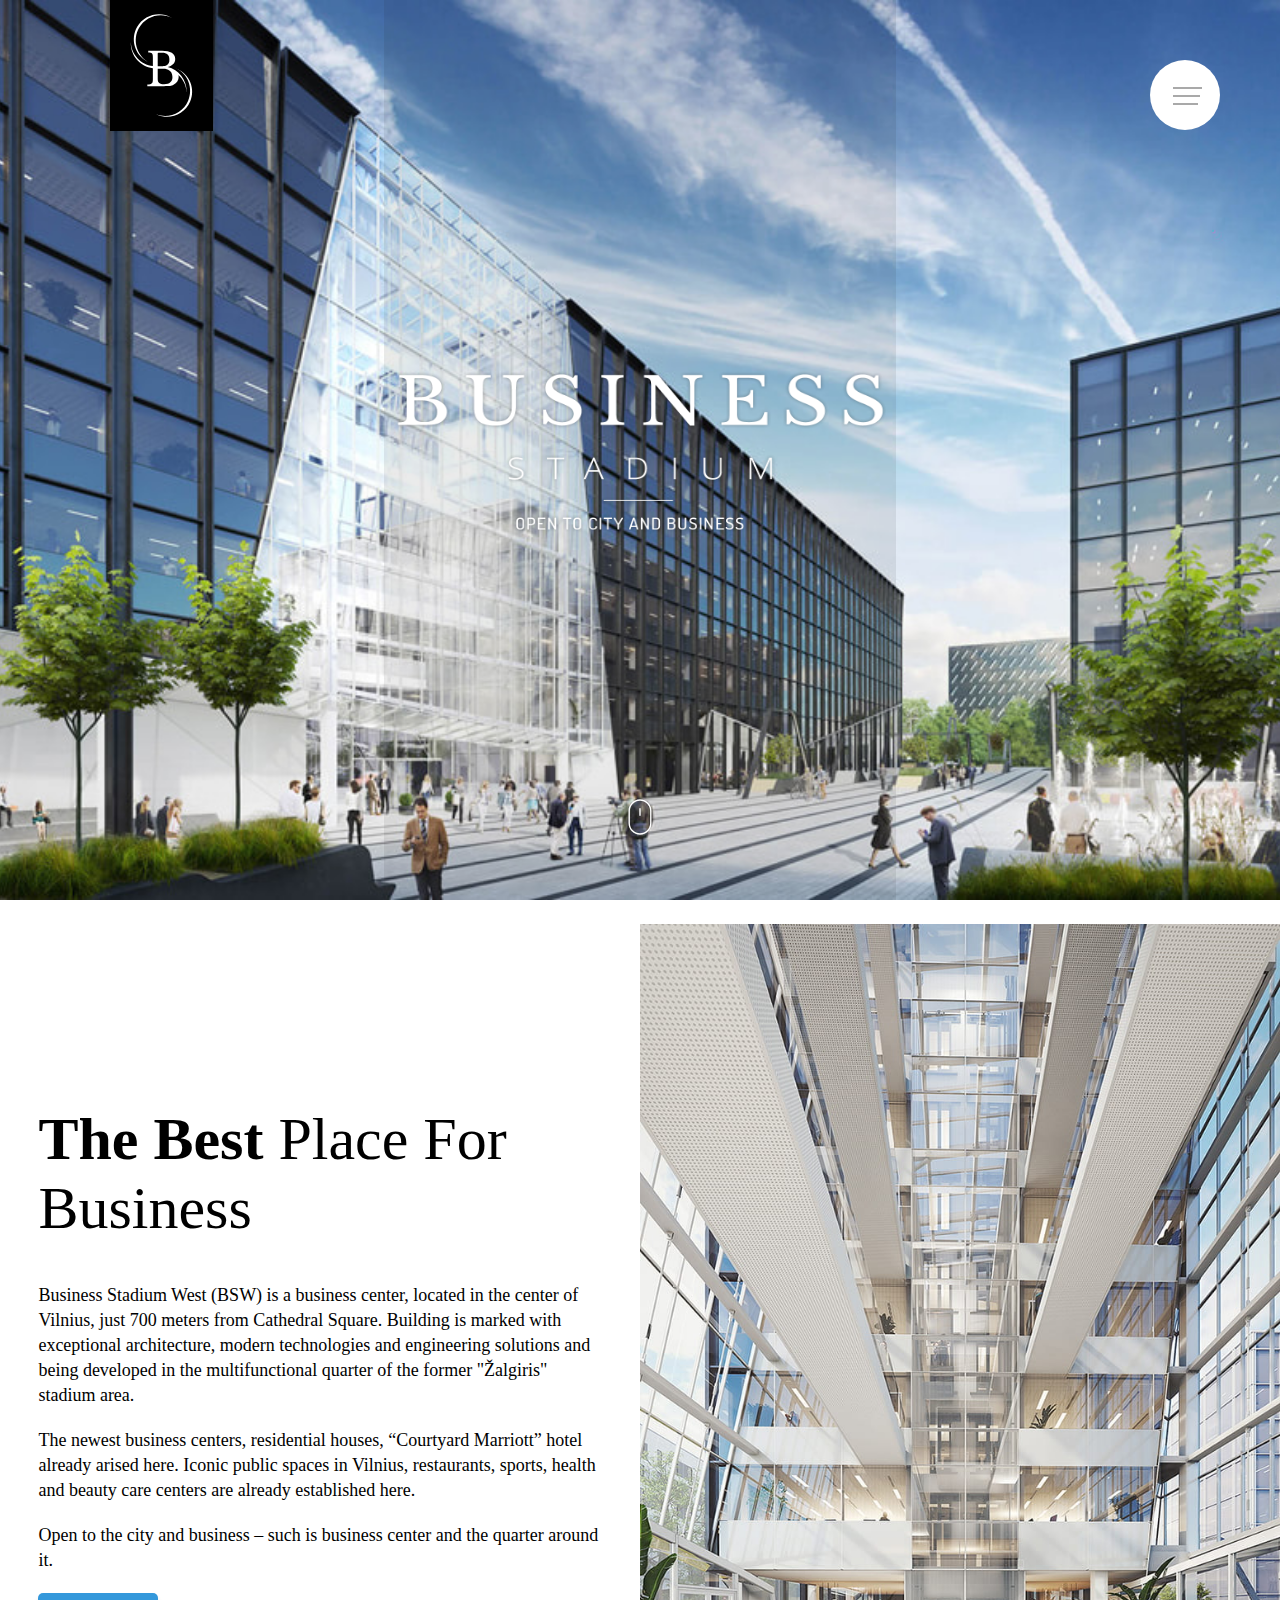
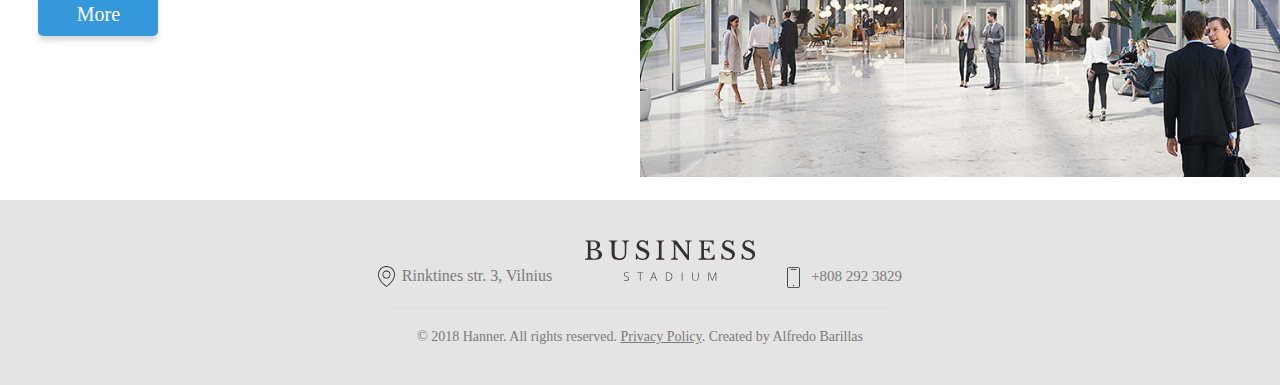
<file: index.html>
<!DOCTYPE html><html lang="en"><head><meta charset="UTF-8"><meta name="viewport" content="width=device-width,initial-scale=1"><meta http-equiv="X-UA-Compatible" content="ie=edge"><title>Home | Business Stadium</title><link href="css/main.css" rel="stylesheet"><script src="https://ajax.googleapis.com/ajax/libs/jquery/3.3.1/jquery.min.js"></script></head><body><header class="header"><a href="index.html"><img class="sticky-logo" src="img/logo.svg"></a><div class="navigation"><input type="checkbox" class="navigation_checkbox" id="navigation-toggle"> <label class="navigation_button" for="navigation-toggle"><span class="navigation_icon">&nbsp;</span></label><div class="navigation_background">&nbsp;</div><nav class="navigation_menu"><ul class="navigation_list"><li class="navigation_item"><a class="navigation_link" href="index.html">Home</a></li><li class="navigation_item"><a class="navigation_link" href="about.html">About</a></li><li class="navigation_item"><a class="navigation_link" href="infrastructure.html">Infrastructure</a></li><li class="navigation_item"><a class="navigation_link" href="gallery.html">Galleries</a></li><li class="navigation_item"><a class="navigation_link" href="location.html">Location</a></li><li class="navigation_item"><a class="navigation_link" href="contact.html">Contacts</a></li></ul></nav></div></header><main><section class="welcome" id="welcome"><div class="welcome-Logo"><img class="front-logo" src="img/main-logo.png"></div><a href="#homepage" class="welcome-Mouse mouse bounce"><img class="bounce" src="img/mouse.svg"></a></section><section class="homepage" id="homepage"><div class="homepage_wrap"><article class="article-wrap cell"><h1 class="article-mainHeading"><span class="thicker-font">The Best</span> Place For Business</h1><p class="article-content">Business Stadium West (BSW) is a business center, located in the center of Vilnius, just 700 meters from Cathedral Square. Building is marked with exceptional architecture, modern technologies and engineering solutions and being developed in the multifunctional quarter of the former "Žalgiris" stadium area.</p><p class="article-content">The newest business centers, residential houses, “Courtyard Marriott” hotel already arised here. Iconic public spaces in Vilnius, restaurants, sports, health and beauty care centers are already established here.</p><p class="article-content">Open to the city and business – such is business center and the quarter around it.</p><button type="button" class="homepage_button btn">more</button></article></div><div class="homepage_image homepage_img lazy-background"><!-- <img class="homepage_img " src="img/homepage-img.jpg"> --></div></section></main><footer class="footer"><section class="footer_wrap"><a class="footer_address footer_ico" href="#">Rinktines str. 3, Vilnius</a> <img class="footer_logo" src="img/logo-footer.svg" alt="Bstadium footer logo"> <a class="footer_phoneNumber footer_ico">+808 292 3829</a></section><div class="footer_copyWrite">© 2018 Hanner. All rights reserved. <a href="#" lang="en" class="footer_pPolicy">Privacy Policy</a>. Created by <a class="developer" href="alfredoesdesign.com">Alfredo Barillas</a><p></p></div></footer><!--  build:js  --><!-- <script src="js/index.js"></script> --><script src="js/scrollClick.js"></script><script src="js/lazyLoad.js"></script><!--  endbuild  --></body></html>
</file>
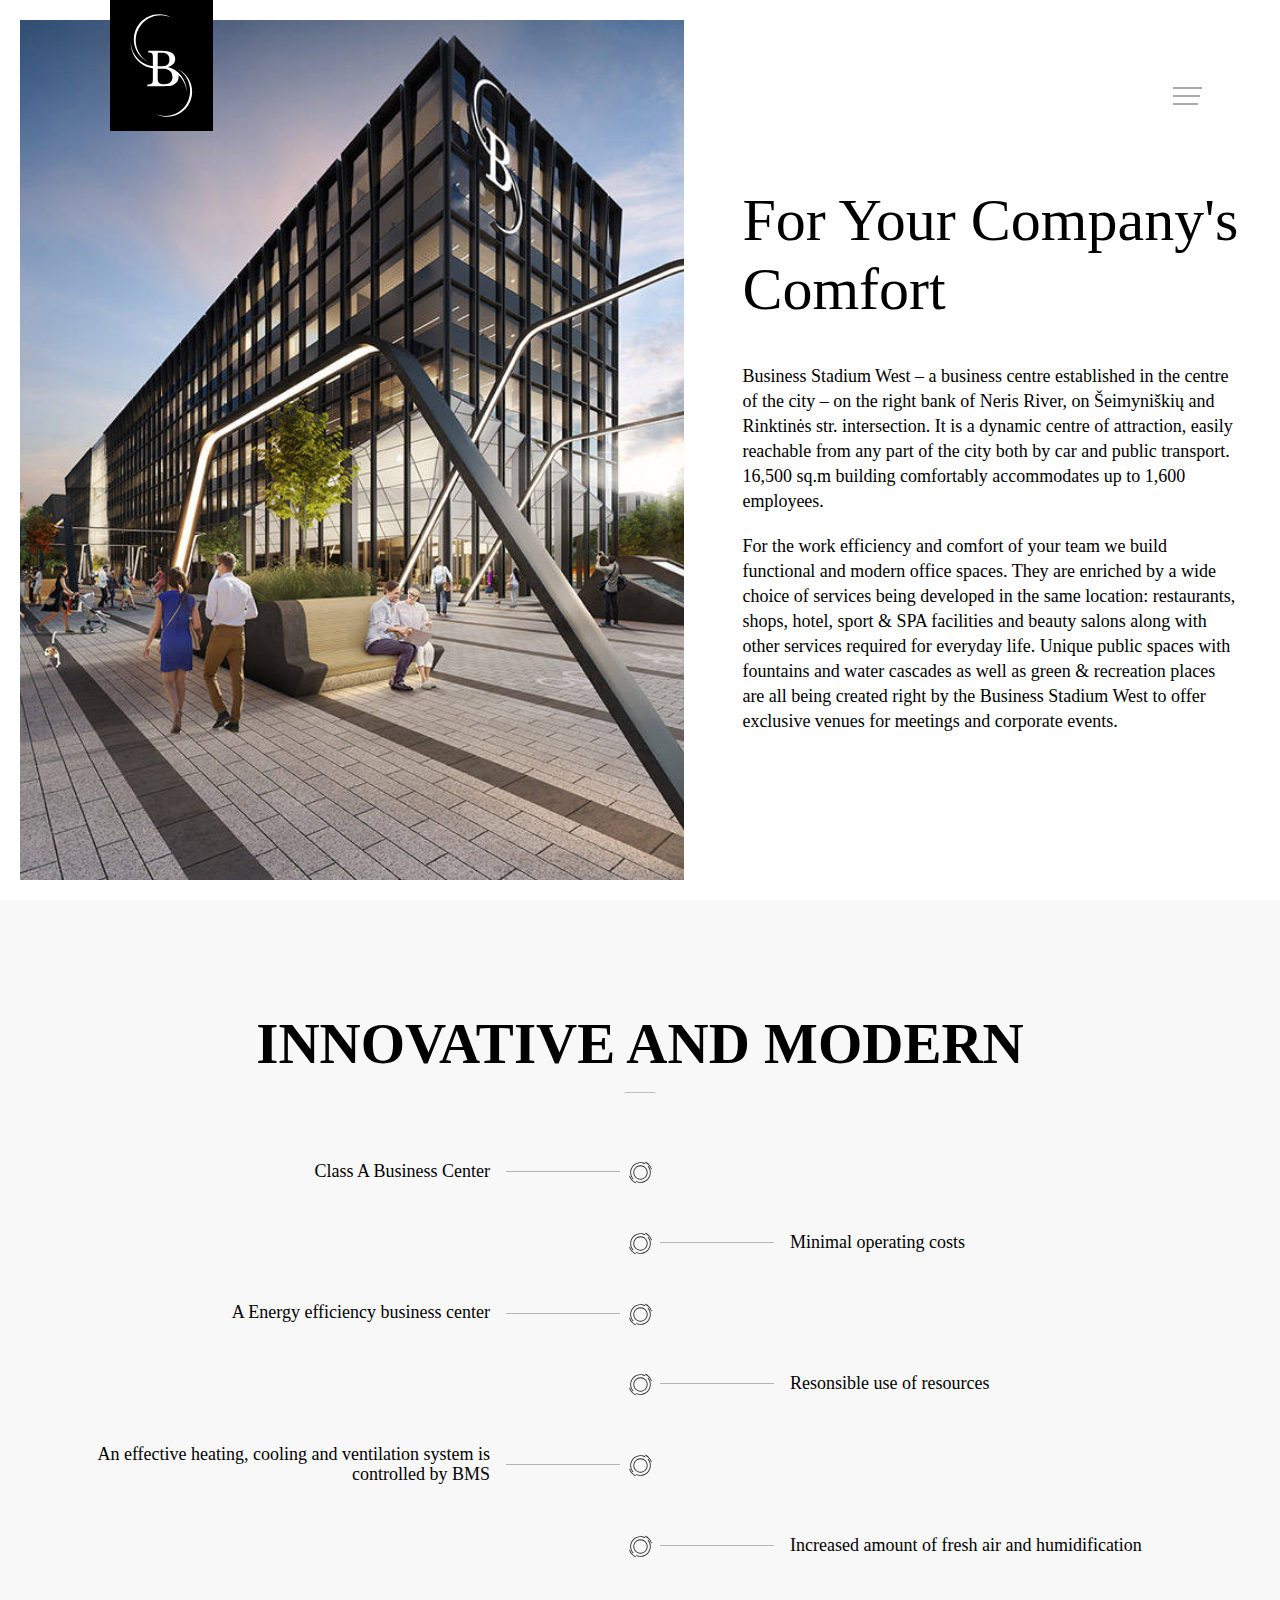
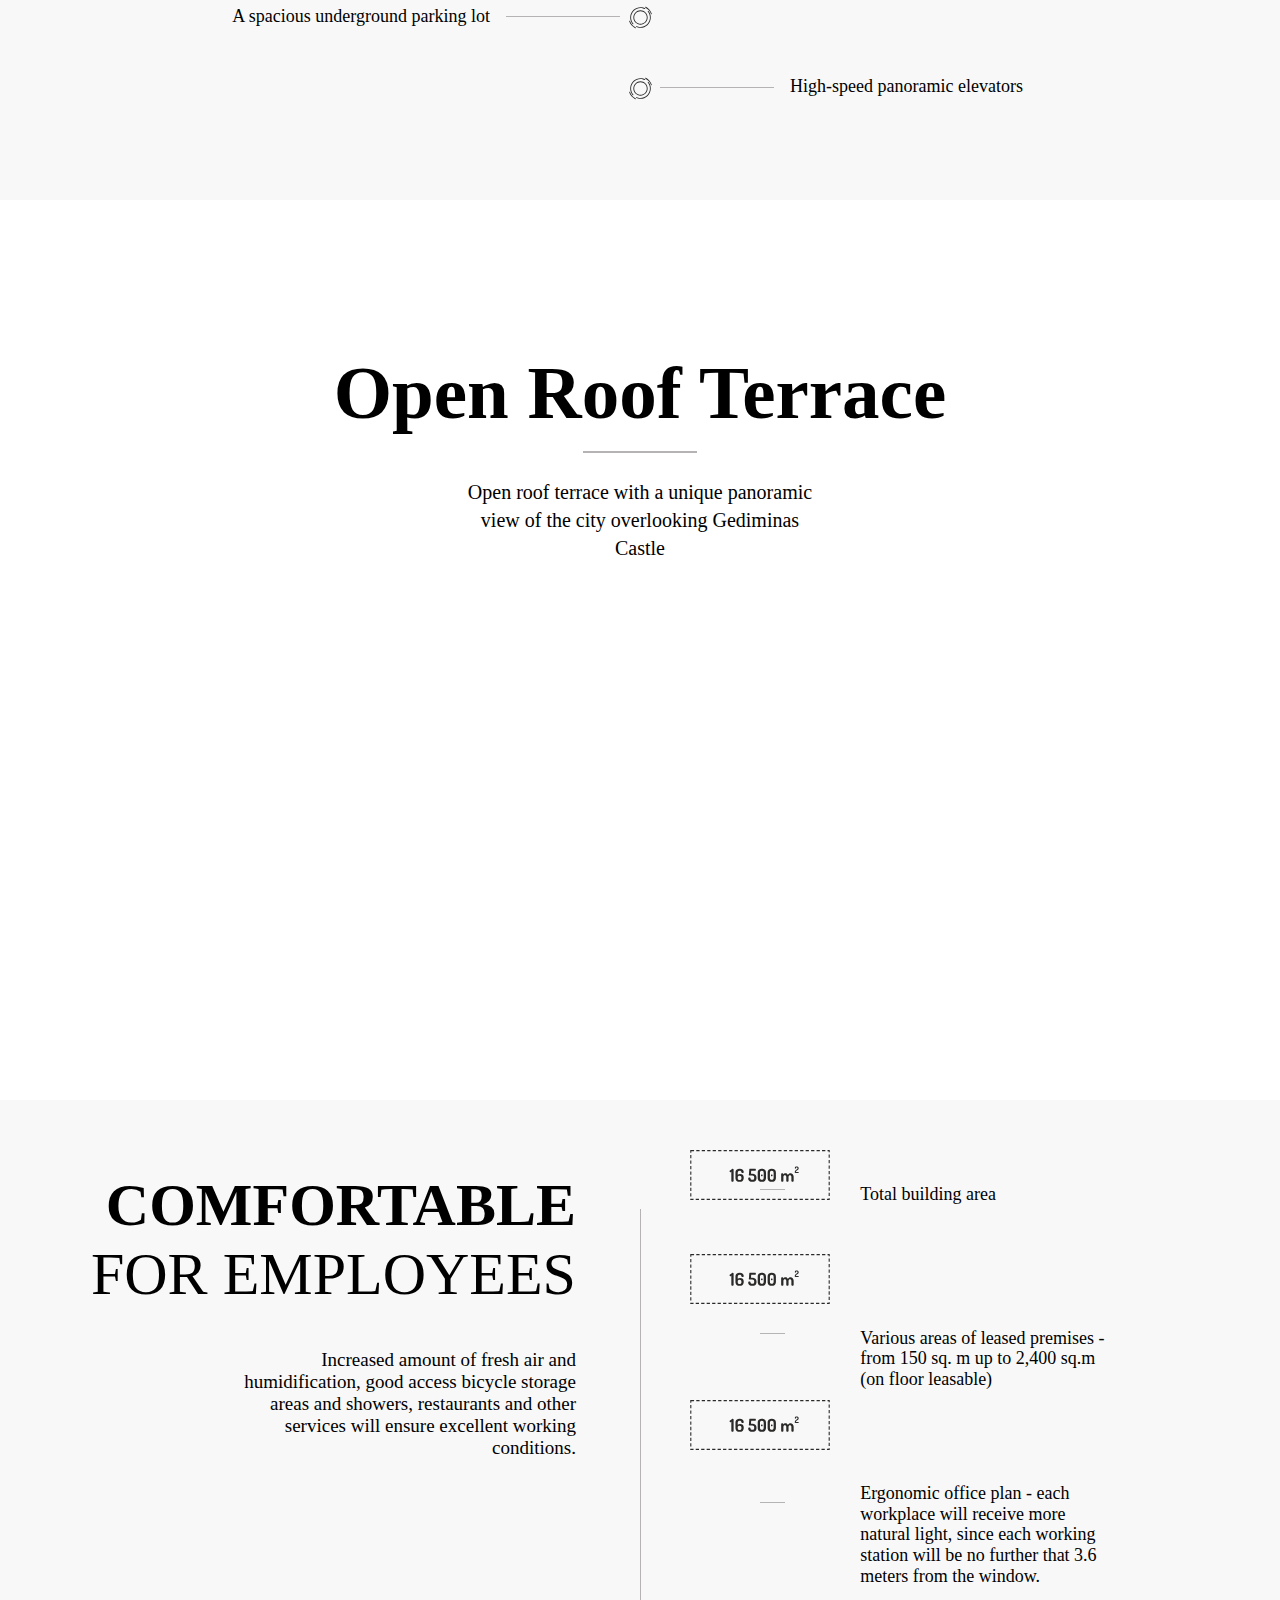
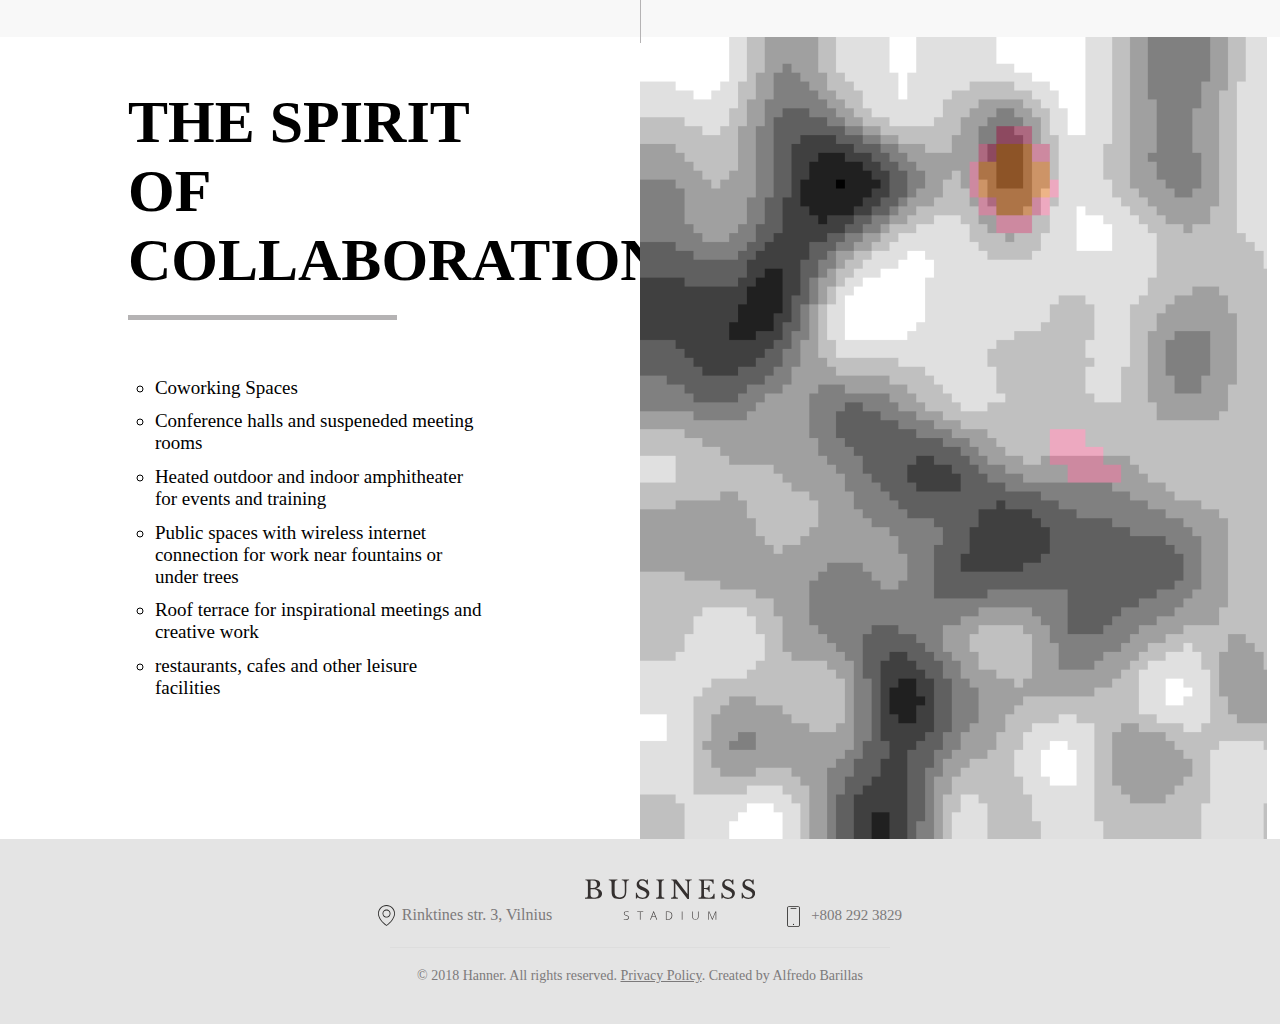
<file: about.html>
<!DOCTYPE html><html lang="en"><head><meta charset="UTF-8"><meta name="viewport" content="width=device-width,initial-scale=1"><meta http-equiv="X-UA-Compatible" content="ie=edge"><title>About | Business Stadium</title><link rel="stylesheet" href="css/main.css"></head><body><header class="header"><a href="index.html"><img class="sticky-logo" src="img/logo.svg"></a><div class="navigation"><input type="checkbox" class="navigation_checkbox" id="navigation-toggle"> <label class="navigation_button" for="navigation-toggle"><span class="navigation_icon">&nbsp;</span></label><div class="navigation_background">&nbsp;</div><nav class="navigation_menu"><ul class="navigation_list"><li class="navigation_item"><a class="navigation_link" href="index.html">Home</a></li><li class="navigation_item"><a class="navigation_link" href="about.html">About</a></li><li class="navigation_item"><a class="navigation_link" href="infrastructure.html">Infrastructure</a></li><li class="navigation_item"><a class="navigation_link" href="gallery.html">Galleries</a></li><li class="navigation_item"><a class="navigation_link" href="location.html">Location</a></li><li class="navigation_item"><a class="navigation_link" href="contact.html">Contacts</a></li></ul></nav></div></header><main class="about"><section class="about_top"><div class="about_topImage"><!-- <img class="about_firstImage" src="img/about-img-1/_opt.jpg"> --> <img class="about_firstImage lazy" src="img/about-img-1.lq_opt.jpg" data-src="img/about-img-1_opt.jpg" data-srcset="img/about-img-1_opt.jpg" alt=""></div><div class="about_wrap"><article class="about-wrap cell"><h1 class="article-mainHeading">For Your Company's Comfort</h1><p class="article-content">Business Stadium West – a business centre established in the centre of the city – on the right bank of Neris River, on Šeimyniškių and Rinktinės str. intersection. It is a dynamic centre of attraction, easily reachable from any part of the city both by car and public transport. 16,500 sq.m building comfortably accommodates up to 1,600 employees.</p><p class="article-content">For the work efficiency and comfort of your team we build functional and modern office spaces. They are enriched by a wide choice of services being developed in the same location: restaurants, shops, hotel, sport & SPA facilities and beauty salons along with other services required for everyday life. Unique public spaces with fountains and water cascades as well as green & recreation places are all being created right by the Business Stadium West to offer exclusive venues for meetings and corporate events.</p></article></div></section><section class="specialties"><div class="cell"><h1 class="specialties_heading">Innovative and Modern</h1><div class="specialties_list"><div class="specialties_item"><p class="specialties_content">Class A Business Center <img class="specialties_image" src="img/point.svg"></p></div><div class="specialties_item"><p class="specialties_content">Minimal operating costs <img class="specialties_image" src="img/point.svg"></p></div><div class="specialties_item"><p class="specialties_content">A Energy efficiency business center <img class="specialties_image" src="img/point.svg"></p></div><div class="specialties_item"><p class="specialties_content">Resonsible use of resources <img class="specialties_image" src="img/point.svg"></p></div><div class="specialties_item"><p class="specialties_content">An effective heating, cooling and ventilation system is controlled by BMS <img class="specialties_image" src="img/point.svg"></p></div><div class="specialties_item"><p class="specialties_content">Increased amount of fresh air and humidification <img class="specialties_image" src="img/point.svg"></p></div><div class="specialties_item"><p class="specialties_content">A spacious underground parking lot <img class="specialties_image" src="img/point.svg"></p></div><div class="specialties_item"><p class="specialties_content">High-speed panoramic elevators <img class="specialties_image" src="img/point.svg"></p></div></div></div></section><section class="roof lazy-background"><div class="roof_wrap"><h1 class="roof_heading">Open Roof Terrace</h1><p class="roof_content">Open roof terrace with a unique panoramic view of the city overlooking Gediminas Castle</p></div></section><section class="officeInfo cellThree"><div class="officeInfo_content"><h1 class="officeInfo_heading"><strong>Comfortable</strong> For Employees</h1><p class="officeInfo_description">Increased amount of fresh air and humidification, good access bicycle storage areas and showers, restaurants and other services will ensure excellent working conditions.</p></div><div class="officeInfo_list"><div class="officeInfo_item"><img class="officeInfo_diagram" src="img/about-1.svg" alt="diagram of area in each office"><p class="officeInfo_info">Total building area</p></div><div class="officeInfo_item"><img class="officeInfo_diagram" src="img/about-1.svg" alt="shown of different rooms"><p class="officeInfo_info">Various areas of leased premises - from 150 sq. m up to 2,400 sq.m (on floor leasable)</p></div><div class="officeInfo_item"><img class="officeInfo_diagram" src="img/about-1.svg" alt="digram of distance shown window to desk"><p class="officeInfo_info">Ergonomic office plan - each workplace will receive more natural light, since each working station will be no further that 3.6 meters from the window.</p></div></div></section><section class="collaboration cellThree"><div class="collaboration_info"><h1 class="collaboration_heading">THE SPIRIT OF COLLABORATION</h1><ul class="collaboration_items"><li class="collaboration_list">Coworking Spaces</li><li class="collaboration_list">Conference halls and suspeneded meeting rooms</li><li class="collaboration_list">Heated outdoor and indoor amphitheater for events and training</li><li class="collaboration_list">Public spaces with wireless internet connection for work near fountains or under trees</li><li class="collaboration_list">Roof terrace for inspirational meetings and creative work</li><li class="collaboration_list">restaurants, cafes and other leisure facilities</li></ul></div><div class="collaboration_imageWrap lazy-background"><!-- <img class="collaboration_img" src="img/about-img3.jpg" alt=""> --></div></section></main><footer class="footer"><section class="footer_wrap"><a class="footer_address footer_ico" href="#">Rinktines str. 3, Vilnius</a> <img class="footer_logo" src="img/logo-footer.svg" alt="Bstadium footer logo"> <a class="footer_phoneNumber footer_ico">+808 292 3829</a></section><div class="footer_copyWrite">© 2018 Hanner. All rights reserved. <a href="#" lang="en" class="footer_pPolicy">Privacy Policy</a>. Created by <a class="developer" href="alfredoesdesign.com">Alfredo Barillas</a><p></p></div></footer><!--  build:js  --><script src="js/nav.js"></script><script src="js/lazyLoad.js"></script><!--  endbuild  --></body></html>
</file>
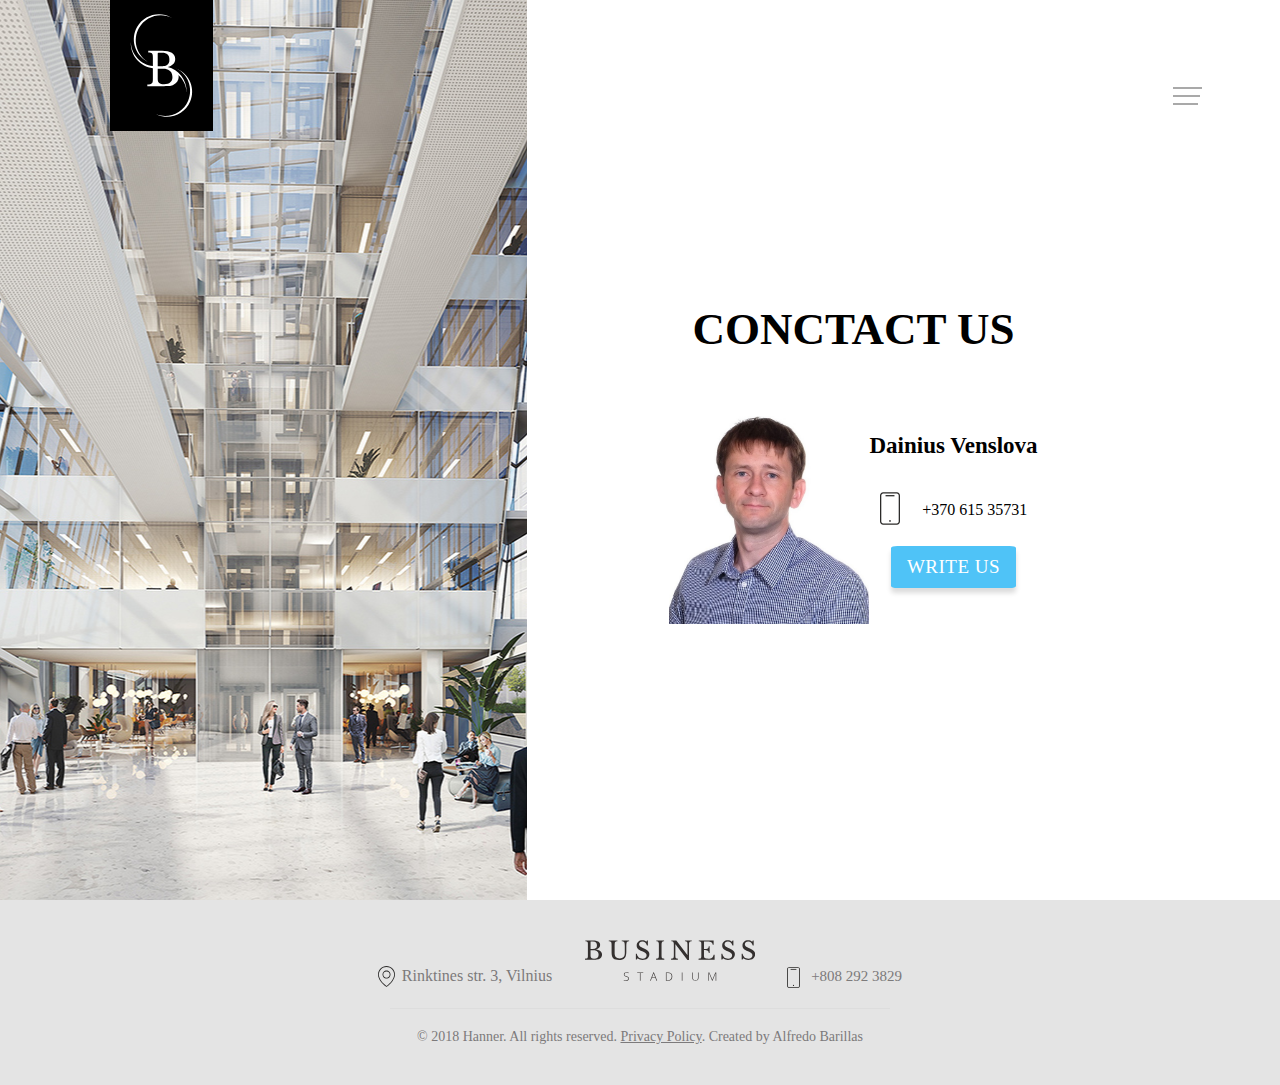
<file: contact.html>
<!DOCTYPE html><html lang="en"><head><meta charset="UTF-8"><meta name="viewport" content="width=device-width,initial-scale=1"><meta http-equiv="X-UA-Compatible" content="ie=edge"><link href="css/main.css" rel="stylesheet"><link rel="stylesheet" href="https://use.fontawesome.com/releases/v5.4.2/css/all.css" integrity="sha384-/rXc/GQVaYpyDdyxK+ecHPVYJSN9bmVFBvjA/9eOB+pb3F2w2N6fc5qB9Ew5yIns" crossorigin="anonymous"><title>Contact | bStadium</title></head><body><header class="header"><a href="index.html"><img class="sticky-logo" src="img/logo.svg"></a><div class="navigation"><input type="checkbox" class="navigation_checkbox" id="navigation-toggle"> <label class="navigation_button" for="navigation-toggle"><span class="navigation_icon">&nbsp;</span></label><div class="navigation_background">&nbsp;</div><nav class="navigation_menu"><ul class="navigation_list"><li class="navigation_item"><a class="navigation_link" href="index.html">Home</a></li><li class="navigation_item"><a class="navigation_link" href="about.html">About</a></li><li class="navigation_item"><a class="navigation_link" href="infrastructure.html">Infrastructure</a></li><li class="navigation_item"><a class="navigation_link" href="gallery.html">Galleries</a></li><li class="navigation_item"><a class="navigation_link" href="location.html">Location</a></li><li class="navigation_item"><a class="navigation_link" href="contact.html">Contacts</a></li></ul></nav></div></header><main class="contact"><section class="contact_container"><div class="contact_leftSide"></div><div class="contact_rightSide"><h1 class="contact_mainHeading">Conctact Us</h1><img class="contact_repres" src="img/contact.jpg" alt="contact representitive"><div class="contact_info"><h3>Dainius Venslova</h3><div><img src="img/ico-phone.svg" alt="mobile phone icon"> <span>+370 615 35731</span></div><div><button>Write Us</button></div></div></div></section></main><footer class="footer"><section class="footer_wrap"><a class="footer_address footer_ico" href="#">Rinktines str. 3, Vilnius</a> <img class="footer_logo" src="img/logo-footer.svg" alt="Bstadium footer logo"> <a class="footer_phoneNumber footer_ico">+808 292 3829</a></section><div class="footer_copyWrite">© 2018 Hanner. All rights reserved. <a href="#" lang="en" class="footer_pPolicy">Privacy Policy</a>. Created by <a class="developer" href="alfredoesdesign.com">Alfredo Barillas</a><p></p></div></footer><script src="js/lazyLoad.js"></script></body></html>
</file>
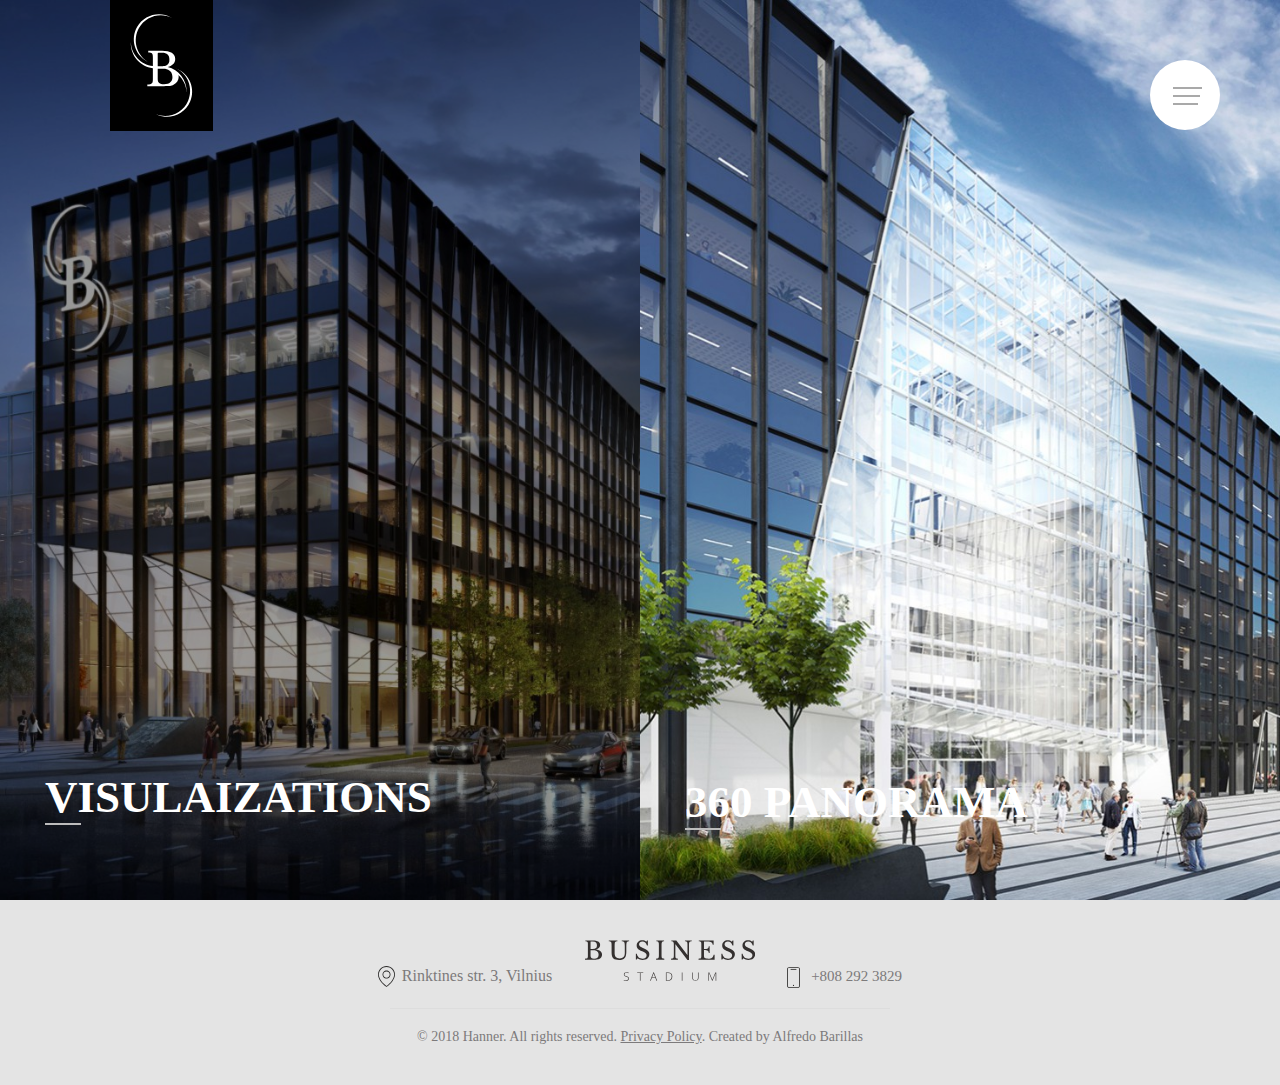
<file: gallery.html>
<!DOCTYPE html><html lang="en"><head><meta charset="UTF-8"><meta name="viewport" content="width=device-width,initial-scale=1"><meta http-equiv="X-UA-Compatible" content="ie=edge"><link href="css/main.css" rel="stylesheet"><link rel="stylesheet" href="https://use.fontawesome.com/releases/v5.4.2/css/all.css" integrity="sha384-/rXc/GQVaYpyDdyxK+ecHPVYJSN9bmVFBvjA/9eOB+pb3F2w2N6fc5qB9Ew5yIns" crossorigin="anonymous"><title>Infrastructure | Bstadium</title></head><body><header class="header"><a href="index.html"><img class="sticky-logo" src="img/logo.svg"></a><div class="navigation"><input type="checkbox" class="navigation_checkbox" id="navigation-toggle"> <label class="navigation_button" for="navigation-toggle"><span class="navigation_icon">&nbsp;</span></label><div class="navigation_background">&nbsp;</div><nav class="navigation_menu"><ul class="navigation_list"><li class="navigation_item"><a class="navigation_link" href="index.html">Home</a></li><li class="navigation_item"><a class="navigation_link" href="about.html">About</a></li><li class="navigation_item"><a class="navigation_link" href="infrastructure.html">Infrastructure</a></li><li class="navigation_item"><a class="navigation_link" href="gallery.html">Galleries</a></li><li class="navigation_item"><a class="navigation_link" href="location.html">Location</a></li><li class="navigation_item"><a class="navigation_link" href="contact.html">Contacts</a></li></ul></nav></div></header><main class="gallery"><section class="gallery_container"><div class="gallery_left gallery_grid"><a class="gallery_image gallery_visulaizations" href="galleries/visualization.html"><h1 class="gallery_heading fadeInLeftSmall">Visulaizations</h1></a></div><div class="gallery_right gallery_grid"><a class="gallery_image gallery_panorama" href="#"><h1 class="gallery_heading gallery_heading2">360 Panorama</h1></a></div></section></main><footer class="footer"><section class="footer_wrap"><a class="footer_address footer_ico" href="#">Rinktines str. 3, Vilnius</a> <img class="footer_logo" src="img/logo-footer.svg" alt="Bstadium footer logo"> <a class="footer_phoneNumber footer_ico">+808 292 3829</a></section><div class="footer_copyWrite">© 2018 Hanner. All rights reserved. <a href="#" lang="en" class="footer_pPolicy">Privacy Policy</a>. Created by <a class="developer" href="alfredoesdesign.com">Alfredo Barillas</a><p></p></div></footer><script src="https://ajax.googleapis.com/ajax/libs/jquery/3.3.1/jquery.min.js"></script><!--  build:js  --><!-- <script src="js/menuSlider.js"></script> --><script src="js/nav.js"></script><script src="js/lazyLoad.js"></script><!--  endbuild  --></body></html>
</file>
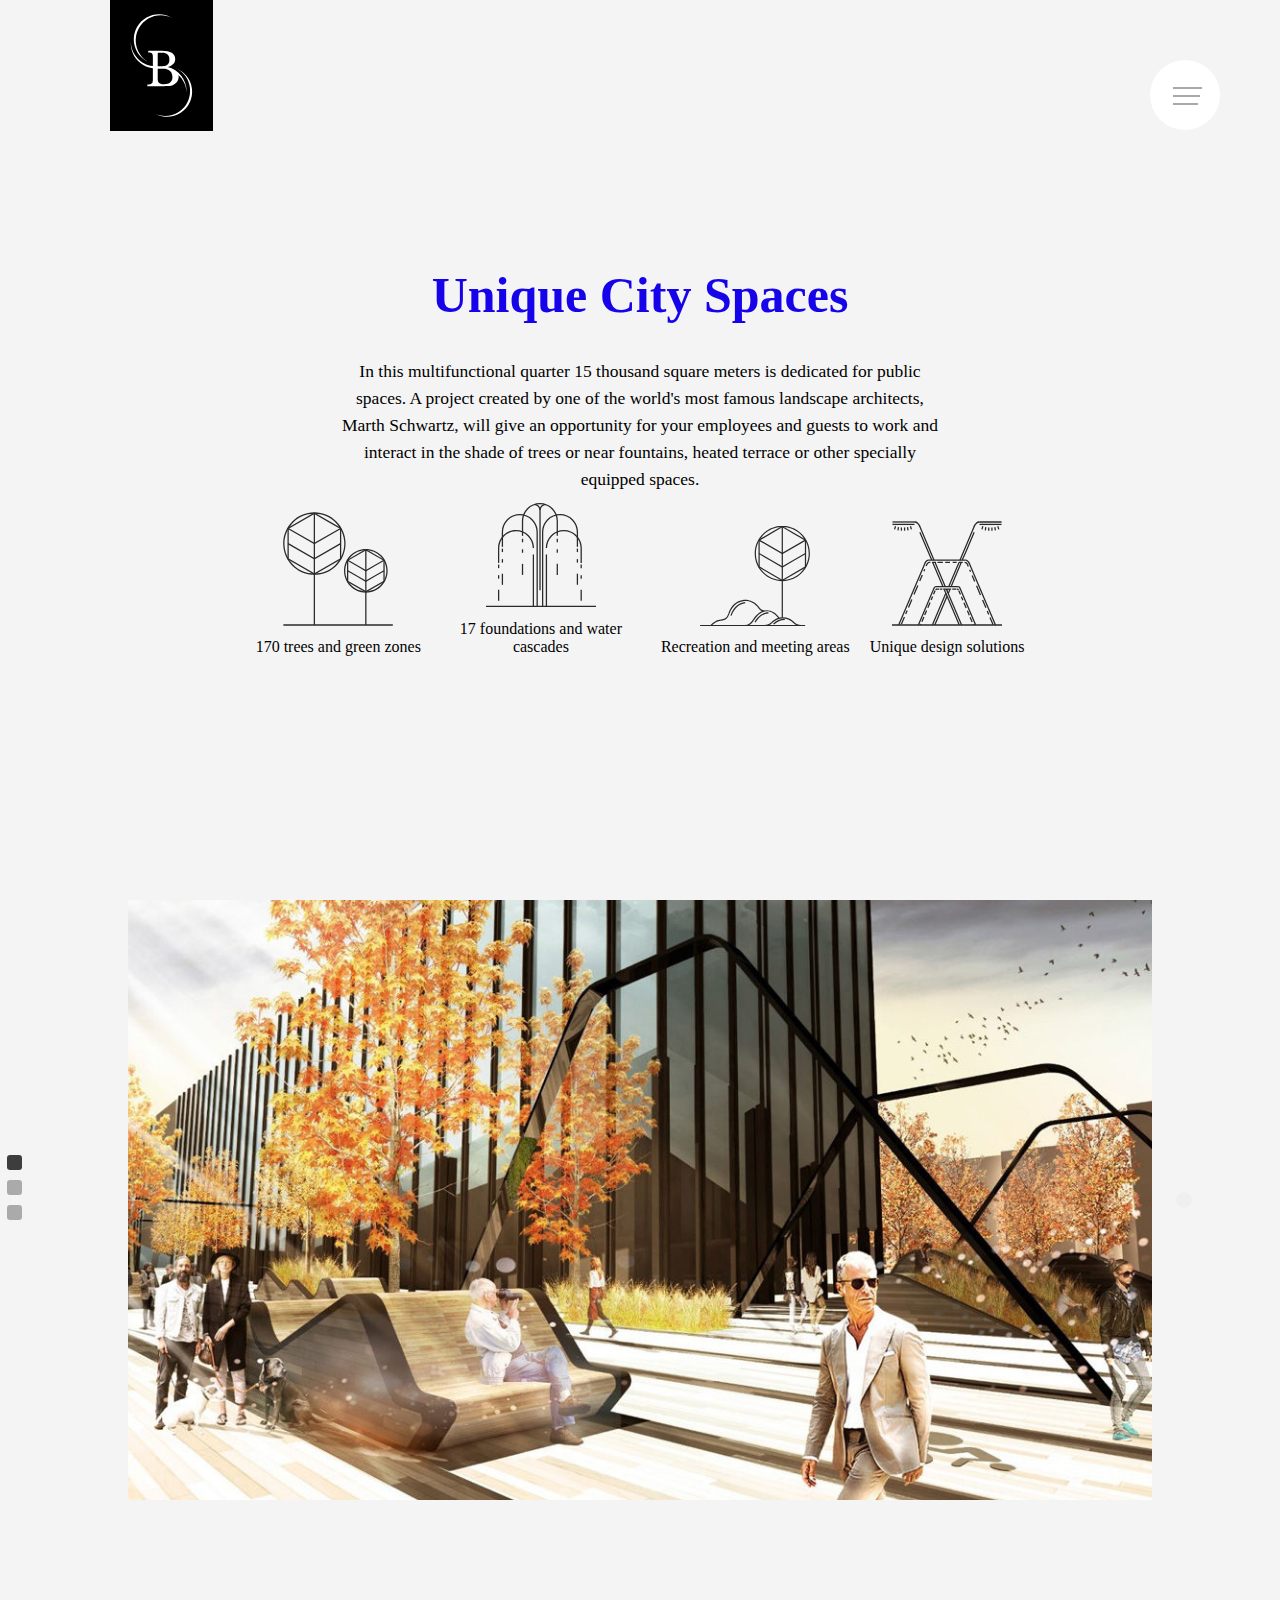
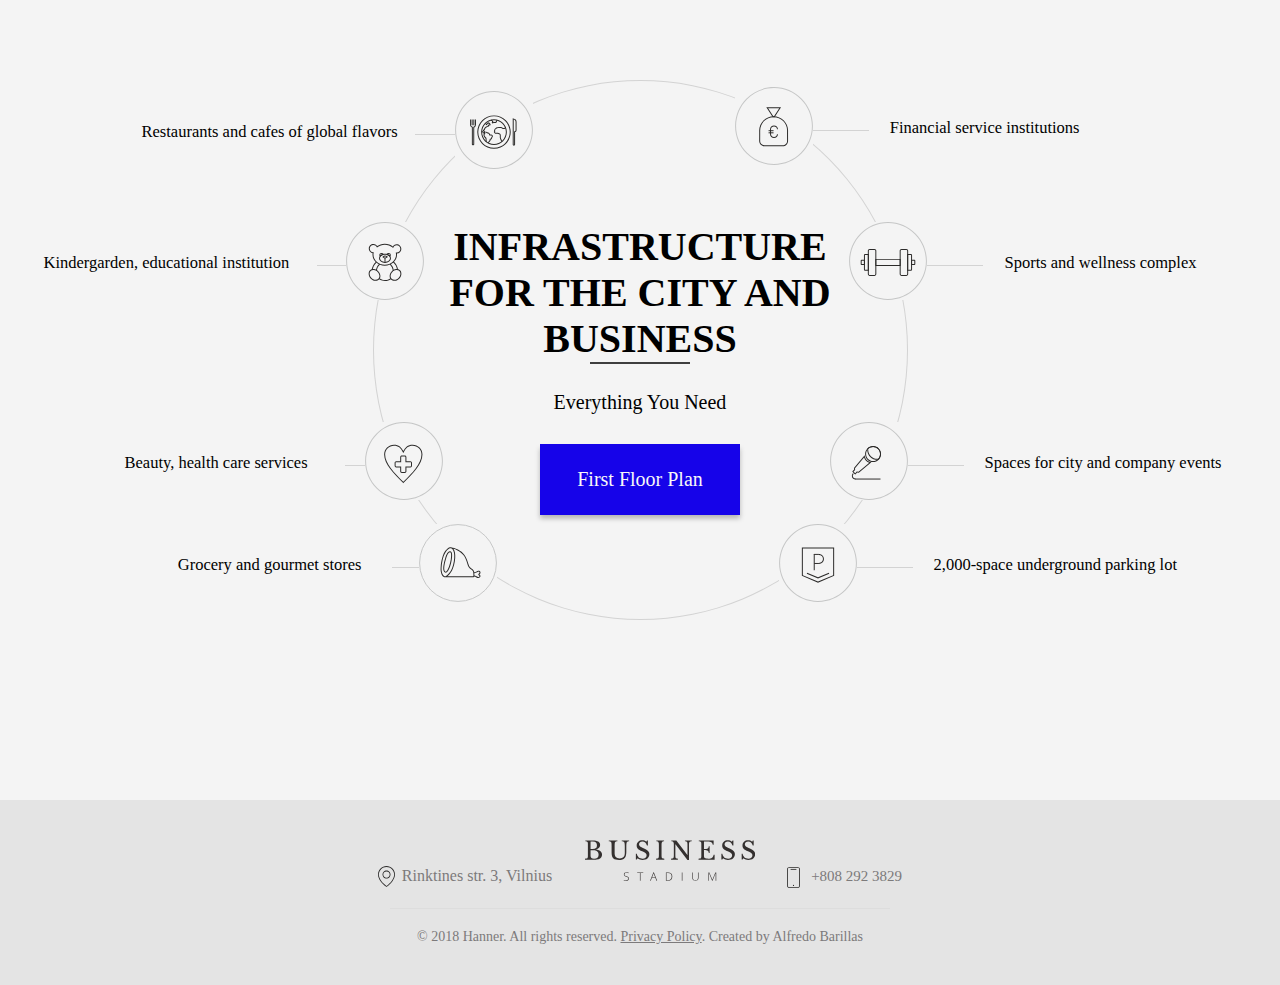
<file: infrastructure.html>
<!DOCTYPE html><html lang="en"><head><meta charset="UTF-8"><meta name="viewport" content="width=device-width,initial-scale=1"><meta http-equiv="X-UA-Compatible" content="ie=edge"><link href="css/main.css" rel="stylesheet"><link href="css/infrastructure.css" rel="stylesheet"><link rel="stylesheet" href="https://use.fontawesome.com/releases/v5.4.2/css/all.css" integrity="sha384-/rXc/GQVaYpyDdyxK+ecHPVYJSN9bmVFBvjA/9eOB+pb3F2w2N6fc5qB9Ew5yIns" crossorigin="anonymous"><title>Infrastructure | Bstadium</title></head><body><header class="header"><a href="index.html"><img class="sticky-logo" src="img/logo.svg"></a><div class="navigation"><input type="checkbox" class="navigation_checkbox" id="navigation-toggle"> <label class="navigation_button" for="navigation-toggle"><span class="navigation_icon">&nbsp;</span></label><div class="navigation_background">&nbsp;</div><nav class="navigation_menu"><ul class="navigation_list"><li class="navigation_item"><a class="navigation_link" href="index.html">Home</a></li><li class="navigation_item"><a class="navigation_link" href="about.html">About</a></li><li class="navigation_item"><a class="navigation_link" href="infrastructure.html">Infrastructure</a></li><li class="navigation_item"><a class="navigation_link" href="gallery.html">Galleries</a></li><li class="navigation_item"><a class="navigation_link" href="location.html">Location</a></li><li class="navigation_item"><a class="navigation_link" href="contact.html">Contacts</a></li></ul></nav></div></header><main class="infrastructure"><section class="infrastructure_design"><div><article class="infrastructure_topArticle"><h1 class="infrastructure_heading">Unique City Spaces</h1><!--  Implement little dash with ::before --><p class="infrastructure_description">In this multifunctional quarter 15 thousand square meters is dedicated for public spaces. A project created by one of the world's most famous landscape architects, Marth Schwartz, will give an opportunity for your employees and guests to work and interact in the shade of trees or near fountains, heated terrace or other specially equipped spaces.</p></article><div class="infrastructure_ico"><div class="infrastructure_item"><img class="infrastructure_icons" src="img/infrastructure-ico-1.svg"><p class="infrastructure_iconDescription">170 trees and green zones</p></div><div class="infrastructure_item"><img class="infrastructure_icons" src="img/infrastructure-ico-2.svg"><p class="infrastructure_iconDescription">17 foundations and water cascades</p></div><div class="infrastructure_item"><img class="infrastructure_icons" src="img/infrastructure-ico-3.svg"><p class="infrastructure_iconDescription">Recreation and meeting areas</p></div><div class="infrastructure_item"><img class="infrastructure_icons" src="img/infrastructure-ico-4.svg"><p class="infrastructure_iconDescription">Unique design solutions</p></div></div></div></section><section class="carousel"><!-- <div id="teamMain" itemscope itemtype="http://schema.org/Person">
        <div id="teamGallery">
          <div class="firstSlide topSlide slide">
            <img src="img/slide1_(large).jpg" class="large">
          </div>

          <div id="left-arrow"><i class="fas fa-chevron-left"></i></div>
          <div id="right-arrow"><i class="fas fa-chevron-right"></i></div>
          
          <div class="slide slide2">
            <img src="img/slide2_(large).jpg" class="large">
          </div>
          <div class="slide slide3">
            <img src="img/slide3_(large).jpg" class="large">
          </div>
        </div>
      </div> --> <button class="carousel_button carousel_button--left is-hidden"><i class="fas fa-chevron-left"></i></button><div class="carousel_track-container"><ul class="carousel_track"><li class="carousel_slide current-slide"><img src="img/slide1_(large)lazyLoad.jpg" data-src="img/slide1_(large)new_resultNew.jpg" data-srcset="img/slide1_(large)new_resultNew.jpg" alt="" class="lazy carousel_image"></li><li class="carousel_slide"><img src="img/slide2_(large)cropped_opt.jpg" alt="" class="carousel_image"></li><li class="carousel_slide"><img src="img/slide3_(large)cropped_opt.jpg" alt="" class="carousel_image"></li></ul></div><button class="carousel_button carousel_button--right"><i class="fas fa-chevron-right"></i></button><div class="carousel_nav"><button class="carousel_indicator current-slide"></button> <button class="carousel_indicator"></button> <button class="carousel_indicator"></button></div></section><section class="service"><div class="service_container"><div class="service_border"><div class="service_service"><h1 class="service_heading"><strong>Infrastructure</strong><br>For The City And Business</h1><p class="service_description">Everything You Need</p><a class="service_plan service_btn" href="#">First Floor Plan</a><div class="service_list"><div class="service_listItem1 listItem"><div class="service_totalItem"><img src="img/infrastructure2-ico-1.svg"> <span>Restaurants and cafes of global flavors</span></div></div><div class="service_listItem2 listItem"><div class="service_totalItem"><img src="img/infrastructure2-ico-2.svg"> <span>Financial service institutions</span></div></div><div class="service_listItem3 listItem"><div class="service_totalItem"><img src="img/infrastructure2-ico-3.svg"> <span>Kindergarden, educational institution</span></div></div><div class="service_listItem4 listItem"><div class="service_totalItem"><img src="img/infrastructure2-ico-4.svg"> <span>Sports and wellness complex</span></div></div><div class="service_listItem5 listItem"><div class="service_totalItem"><img src="img/infrastructure2-ico-5.svg"> <span>Beauty, health care services</span></div></div><div class="service_listItem6 listItem"><div class="service_totalItem"><img src="img/infrastructure2-ico-6.svg"> <span>Spaces for city and company events</span></div></div><div class="service_listItem7 listItem"><div class="service_totalItem"><img src="img/infrastructure2-ico-7.svg"> <span>Grocery and gourmet stores</span></div></div><div class="service_listItem8 listItem"><div class="service_totalItem"><img src="img/infrastructure2-ico-8.svg"> <span>2,000-space underground parking lot</span></div></div></div></div></div></div></section></main><footer class="footer"><section class="footer_wrap"><a class="footer_address footer_ico" href="#">Rinktines str. 3, Vilnius</a> <img class="footer_logo" src="img/logo-footer.svg" alt="Bstadium footer logo"> <a class="footer_phoneNumber footer_ico">+808 292 3829</a></section><div class="footer_copyWrite">© 2018 Hanner. All rights reserved. <a href="#" lang="en" class="footer_pPolicy">Privacy Policy</a>. Created by <a class="developer" href="alfredoesdesign.com">Alfredo Barillas</a><p></p></div></footer><script src="https://ajax.googleapis.com/ajax/libs/jquery/3.3.1/jquery.min.js"></script><!--  build:js  --><script src="js/menuSlider.js"></script><script src="js/nav.js"></script><script src="js/lazyLoad.js"></script><!--  endbuild  --></body></html>
</file>
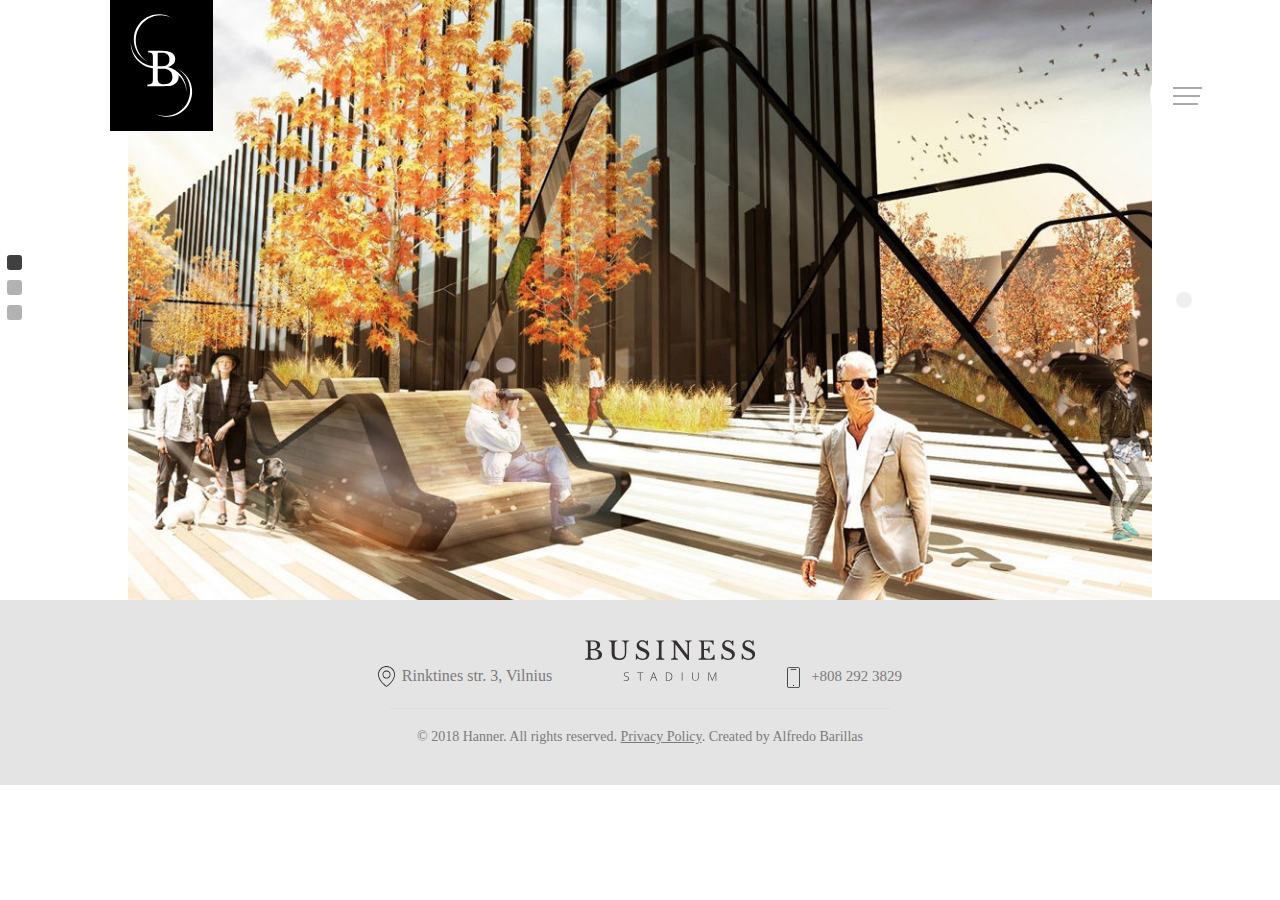
<file: galleries/visualization.html>
<!DOCTYPE html><html lang="en"><head><meta charset="UTF-8"><meta name="viewport" content="width=device-width,initial-scale=1"><meta http-equiv="X-UA-Compatible" content="ie=edge"><link href="../css/main.css" rel="stylesheet"><link rel="stylesheet" href="https://use.fontawesome.com/releases/v5.4.2/css/all.css" integrity="sha384-/rXc/GQVaYpyDdyxK+ecHPVYJSN9bmVFBvjA/9eOB+pb3F2w2N6fc5qB9Ew5yIns" crossorigin="anonymous"><title>Visualization | Bstadium</title></head><body><header class="header"><a href="/index.html"><img class="sticky-logo" src="../img/logo.svg"></a><div class="navigation"><input type="checkbox" class="navigation_checkbox" id="navigation-toggle"> <label class="navigation_button" for="navigation-toggle"><span class="navigation_icon">&nbsp;</span></label><div class="navigation_background">&nbsp;</div><nav class="navigation_menu"><ul class="navigation_list"><li class="navigation_item"><a class="navigation_link" href="../index.html">Home</a></li><li class="navigation_item"><a class="navigation_link" href="../about.html">About</a></li><li class="navigation_item"><a class="navigation_link" href="../infrastructure.html">Infrastructure</a></li><li class="navigation_item"><a class="navigation_link" href="../gallery.html">Galleries</a></li><li class="navigation_item"><a class="navigation_link" href="../location.html">Location</a></li><li class="navigation_item"><a class="navigation_link" href="../contact.html">Contacts</a></li></ul></nav></div></header><main class="slideshow visual"><!-- <div class="visual_container" id="teamMain">
      <div class="visual_gallery" id="teamGallery">
        <div class="firstSlide topSlide slide">
          <img src="/img/visual-business-stadium-1.jpg" class="large visual_large">
        </div>

        <div id="left-arrow"><i class="fas fa-chevron-left"></i></div>
        <div id="right-arrow"><i class="fas fa-chevron-right"></i></div>

        <div class="slide slide2">
          <img src="/img/visual-business-stadium-2.jpg" class="large visual_large">
        </div>
        <div class="slide slide3">
          <img src="/img/visual-business-stadium-3.jpg" class="large visual_large">
        </div>
      </div>
    </div> --><section class="carousel"><!-- <div id="teamMain" itemscope itemtype="http://schema.org/Person">
        <div id="teamGallery">
          <div class="firstSlide topSlide slide">
            <img src="img/slide1_(large).jpg" class="large">
          </div>

          <div id="left-arrow"><i class="fas fa-chevron-left"></i></div>
          <div id="right-arrow"><i class="fas fa-chevron-right"></i></div>
          
          <div class="slide slide2">
            <img src="img/slide2_(large).jpg" class="large">
          </div>
          <div class="slide slide3">
            <img src="img/slide3_(large).jpg" class="large">
          </div>
        </div>
      </div> --> <button class="carousel_button carousel_button--left is-hidden"><i class="fas fa-chevron-left"></i></button><div class="carousel_track-container"><ul class="carousel_track"><li class="carousel_slide current-slide"><img src="../img/slide1_(large)lazyLoad.jpg" data-src="../img/slide1_(large)new_resultNew.jpg" data-srcset="../img/slide1_(large)new_resultNew.jpg" alt="" class="lazy carousel_image"></li><li class="carousel_slide"><img src="../img/slide2_(large)cropped_opt.jpg" alt="" class="carousel_image"></li><li class="carousel_slide"><img src="../img/slide3_(large)cropped_opt.jpg" alt="" class="carousel_image"></li></ul></div><button class="carousel_button carousel_button--right"><i class="fas fa-chevron-right"></i></button><div class="carousel_nav"><button class="carousel_indicator current-slide"></button> <button class="carousel_indicator"></button> <button class="carousel_indicator"></button></div></section></main><footer class="footer"><section class="footer_wrap"><a class="footer_address footer_ico" href="#">Rinktines str. 3, Vilnius</a> <img class="footer_logo" src="../img/logo-footer.svg" alt="Bstadium footer logo"> <a class="footer_phoneNumber footer_ico">+808 292 3829</a></section><div class="footer_copyWrite">© 2018 Hanner. All rights reserved. <a href="#" lang="en" class="footer_pPolicy">Privacy Policy</a>. Created by <a class="developer" href="alfredoesdesign.com">Alfredo Barillas</a><p></p></div></footer><script src="https://ajax.googleapis.com/ajax/libs/jquery/3.3.1/jquery.min.js"></script><!--  build:js  --><script src="../js/menuSlider.js"></script><script src="../js/nav.js"></script><script src="../js/lazyLoad.js"></script><!--  endbuild  --></body></html>
</file>
<file: css/main.css>
@-webkit-keyframes bounce{0%,20%,53%,80%,to{-webkit-animation-timing-function:cubic-bezier(.215,.61,.355,1);animation-timing-function:cubic-bezier(.215,.61,.355,1);-webkit-transform:translateZ(0);transform:translateZ(0)}40%,43%{-webkit-animation-timing-function:cubic-bezier(.755,.05,.855,.06);animation-timing-function:cubic-bezier(.755,.05,.855,.06);-webkit-transform:translate3d(0,-30px,0);transform:translate3d(0,-30px,0)}70%{-webkit-animation-timing-function:cubic-bezier(.755,.05,.855,.06);animation-timing-function:cubic-bezier(.755,.05,.855,.06);-webkit-transform:translate3d(0,-15px,0);transform:translate3d(0,-15px,0)}90%{-webkit-transform:translate3d(0,-4px,0);transform:translate3d(0,-4px,0)}}@keyframes bounce{0%,20%,53%,80%,to{-webkit-animation-timing-function:cubic-bezier(.215,.61,.355,1);animation-timing-function:cubic-bezier(.215,.61,.355,1);-webkit-transform:translateZ(0);transform:translateZ(0)}40%,43%{-webkit-animation-timing-function:cubic-bezier(.755,.05,.855,.06);animation-timing-function:cubic-bezier(.755,.05,.855,.06);-webkit-transform:translate3d(0,-30px,0);transform:translate3d(0,-30px,0)}70%{-webkit-animation-timing-function:cubic-bezier(.755,.05,.855,.06);animation-timing-function:cubic-bezier(.755,.05,.855,.06);-webkit-transform:translate3d(0,-15px,0);transform:translate3d(0,-15px,0)}90%{-webkit-transform:translate3d(0,-4px,0);transform:translate3d(0,-4px,0)}}@-webkit-keyframes smallBounce{0%{-webkit-transform:translateZ(0);transform:translateZ(0)}to{-webkit-transform:translate3d(0,-15px,0);transform:translate3d(0,-15px,0)}}@keyframes smallBounce{0%{-webkit-transform:translateZ(0);transform:translateZ(0)}to{-webkit-transform:translate3d(0,-15px,0);transform:translate3d(0,-15px,0)}}.bounce{-webkit-animation-name:bounce;animation-name:bounce;-webkit-animation:bounce 3s infinite;animation:bounce 3s infinite}@-webkit-keyframes fadeInLeftSmall{0%{opacity:0;-webkit-transform:translate3d(-10%,0,0);transform:translate3d(-10%,0,0)}to{visibility:visible;opacity:1;-webkit-transform:none;transform:none}}@keyframes fadeInLeftSmall{0%{opacity:0;-webkit-transform:translate3d(-10%,0,0);transform:translate3d(-10%,0,0)}to{visibility:visible;opacity:1;-webkit-transform:none;transform:none}}*,:after,:before{margin:0;padding:0;box-sizing:inherit;-webkit-box-sizing:inherit;-moz-box-sizing:inherit;-o-box-sizing:inherit}html{font-size:62.5%;overflow-x:hidden}@media (max-width:75em){html{font-size:58%}}@media (max-width:62em){html{font-size:52.5%}}@media (max-width:48em){html{font-size:42.5%}}@media (max-width:36em){html{font-size:40%}}@media (min-width:112.5em){html{font-size:70.5%}}body{-webkit-box-sizing:border-box;box-sizing:border-box;overflow-x:hidden}@media (max-width:48em){.header{height:70px;position:fixed;width:100%;z-index:500;background-color:#fff}}.footer{width:100%;text-align:center;margin:0 auto;padding:40px 0;background:#e4e4e4;color:#7c7a7b}.footer_wrap{width:60%;height:100%;margin:0 auto;padding-bottom:20px}@media (max-width:62em){.footer_wrap{width:80%}}@media (max-width:48em){.footer_wrap{width:100%}}.footer_wrap:after{content:"";display:block;position:relative;top:10px;margin:10px auto 0;background-color:#ddd;width:500px;height:1px}.footer_address{padding-right:40px;font-size:15px;text-decoration:none;color:#7c7a7b;background-repeat:no-repeat}.footer_ico{background-image:url(../img/ico-location.svg);background-position:0;line-height:24px;padding:5px 0 7px 24px;background-size:auto 21px}@media (max-width:36em){.footer_ico{padding-right:2rem}}.footer_ico{font-size:16px}.footer_logo{padding:0 30px}@media (max-width:36em){.footer_logo{display:none;width:0;visibility:hidden}}.footer_phoneNumber{font-size:15px;background-image:url(../img/ico-phone.svg);background-position:0;background-repeat:no-repeat;-webkit-transition:all .3s ease-in-out;transition:all .3s ease-in-out}.footer_copyWrite{font-size:14px;padding-top:10px;color:#7c7a7b}@media (max-width:30em){.footer_copyWrite{font-size:1.7rem}}.footer .developer{text-decoration:none}.footer_address:hover,.footer_phoneNumber:hover{text-decoration:underline;cursor:pointer;-webkit-transition:all .3s ease-in-out;transition:all .3s ease-in-out}.footer .developer,.footer_pPolicy{color:#7c7a7b}.footer .developer:hover,.footer_pPolicy:hover{color:#656364}@media (max-width:30em){.footer_logo{display:none;width:0;visibility:hidden}.footer_wrap{width:100%}.footer_address{padding-right:2rem}.footer_ico{font-size:1.65rem}}.show{opacity:1;-webkit-transform:translateX(0);transform:translateX(0)}.active .navigation_item{border-bottom:1px solid #4e4b4c}.navigation_checkbox{display:none}.navigation_button{background-color:#fff;height:70px;width:70px;position:fixed;top:60px;right:60px;border-radius:50%;z-index:5;text-align:center;cursor:pointer;-webkit-transition:all .4s ease-in-out;transition:all .4s ease-in-out}.navigation_background{height:60px;width:60px;border-radius:50%;position:fixed;top:65px;right:65px;background-image:radial-gradient(#221e1f,rgba(34,30,31,.9));z-index:2;-webkit-transition:-webkit-transform .8s ease-in-out;transition:-webkit-transform .8s ease-in-out;transition:transform .8s ease-in-out;transition:transform .8s ease-in-out,-webkit-transform .8s ease-in-out}.navigation_menu{height:100%;width:100%;display:-webkit-box;display:-ms-flexbox;display:flex;justify-items:center;-webkit-box-align:center;-ms-flex-align:center;align-items:center;opacity:0;width:0;visibility:hidden;position:relative;top:0;right:0;background:rgba(34,30,31,.9);z-index:4;-webkit-transition:opacity .8s ease-in-out;transition:opacity .8s ease-in-out}.navigation_item:not(:last-child){padding-bottom:20px}.navigation_list{background:#221e1f;margin:0;width:40%;position:fixed;top:0;right:0;padding:0;display:-webkit-inline-box;display:-ms-inline-flexbox;display:inline-flex;-webkit-box-orient:vertical;-webkit-box-direction:normal;-ms-flex-direction:column;flex-direction:column;height:100vh;-webkit-box-pack:center;-ms-flex-pack:center;justify-content:center}.navigation_link:hover{color:#070023!important}.navigation_link:active,.navigation_link:hover{background-position:100%;color:#a9a9a9;-webkit-transform:translateX(10px);transform:translateX(10px);cursor:pointer}.navigation_link:link,.navigation_link:visited{display:inline-block;font-size:30px;font-weight:300;padding:10px 20px;color:#fff;text-decoration:none;z-index:2;text-transform:uppercase;background-image:linear-gradient(120deg,transparent,transparent 50%,#fff 0);background-size:225%;-webkit-transition:all .4s;transition:all .4s}.navigation_link .active .navigation_item{border-bottom:1px solid #4e4b4c}.navigation_checkbox:checked~.navigation_background{-webkit-transform:scale(80);transform:scale(80)}.navigation_checkbox:checked~.navigation_menu{opacity:1;width:100%;visibility:visible}.navigation_icon{position:fixed;right:80px;margin-top:35px}.navigation_icon,.navigation_icon:after,.navigation_icon:before{width:27px;height:2px;background-color:#a9a9a9;display:inline-block;z-index:2}.navigation_icon:after,.navigation_icon:before{content:"";position:absolute;background-color:#a9a9a9;left:0;-webkit-transition:all .2s;transition:all .2s}.navigation_icon:before{top:-8px;width:29px}@media (max-width:30em){.navigation_icon:before{top:-9px}}.navigation_icon:after{top:8px;width:25px}.navigation_button:hover{background:#b5b3b4}.navigation_button:hover .navigation_icon{background-color:#fff}.navigation_button:hover .navigation_icon:before{top:-10px;width:29px;background-color:#fff}.navigation_button:hover .navigation_icon:after{top:10px;width:29px;background-color:#fff}.navigation_checkbox:checked+.navigation_button .navigation_icon{background-color:transparent}.navigation_checkbox:checked+.navigation_button .navigation_icon:before{top:0;-webkit-transform:rotate(135deg);transform:rotate(135deg)}.navigation_checkbox:checked+.navigation_button .navigation_icon:after{top:0;-webkit-transform:rotate(-135deg);transform:rotate(-135deg)}@media (max-width:48em){.navigation_button{height:46px;width:46px;top:7px;right:24px;background:#f4f4f4;-webkit-transition:all .2s ease-in;transition:all .2s ease-in}.navigation_button:hover{width:48px;height:48px}.navigation_icon{height:1.8px;right:36px;margin-top:24px}.navigation_background{height:43px;width:44px;top:8px;right:25px}.navigation_list{width:100%}.navigation_item{margin:0 auto}.navigation_link{text-align:center}.navigation_link:link,.navigation_link:visited{text-align:center;font-size:20px}}.thicker-font{font-weight:600}body{padding:0}.homepage{min-height:100vh;height:100%;width:100%;display:-webkit-box;display:-ms-flexbox;display:flex}@media (max-width:48em){.homepage{min-height:100%}}@media (max-width:30em){.homepage{min-height:100%}}.homepage_wrap{width:50%;float:right;padding:0 3%}.homepage .cell{display:table-cell;vertical-align:middle}.homepage .article-wrap{height:100vh}.homepage .article-mainHeading{font-size:6rem;font-weight:300}.homepage .article-content{font-size:1.8rem;line-height:25px}.homepage .article-content:nth-of-type(n+1){padding-bottom:20px}.homepage_button{width:120px;background:0 0;-webkit-box-shadow:none;box-shadow:none;outline:0;border:none;border-radius:5px;font-size:20px;cursor:pointer;color:#fff;padding:10px 20px;text-transform:capitalize;-webkit-transition:all .3s ease-in;transition:all .3s ease-in;position:relative;overflow:hidden;-webkit-box-shadow:0 5px 5px 0 rgba(0,0,0,.14);box-shadow:0 5px 5px 0 rgba(0,0,0,.14)}@media (max-width:62em){.homepage_button{left:2px;top:2px}}@media (max-width:30em){.homepage_button{left:3px}}.homepage .btn:before{content:"";position:absolute;left:0;width:100%;height:180%;background:#3498db;z-index:-1;-webkit-transition:.8s;transition:.8s}.homepage_button:before{border-radius:50% 50% 0 0;bottom:0}.homepage_button:hover:before{cursor:pointer;height:0%;color:#fff}.homepage_button:hover{height:0%;color:#1f1f1f;-webkit-box-shadow:0 8.5px 5px 0 rgba(0,0,0,.2);box-shadow:0 8.5px 5px 0 rgba(0,0,0,.2)}.homepage_image{width:50%}.homepage_img{width:50%;height:100vh}.homepage_img,.homepage_img.visible{background:url(../img/homepage-img-min.jpg) no-repeat 50%;background-size:contain}@media (max-width:48em){.homepage .cell{display:block}.homepage .homepage{height:100%;min-height:100%;padding:10% 0}.homepage .homepage_wrap{width:100%;float:none;padding:0 7%}.homepage .homepage_wrap .article-wrap{height:100%;padding:15% 0}.homepage .homepage_wrap .article-mainHeading{text-align:center;padding-bottom:4rem;margin:0}.homepage .homepage_wrap .article-mainHeading:after{display:block;content:"";background:#000;width:25px;height:1.5px;position:relative;top:2rem;margin:1rem auto 0}.homepage .homepage_wrap .article-content{font-size:2.1rem;padding-top:1rem}.homepage .homepage_image,.homepage .homepage_img{display:none;width:0;visibility:hidden}.homepage .homepage_img{background:0 0;height:0}}.sticky-logo{position:fixed;left:110px;top:0;width:103px;height:131px;background:#000;z-index:3;-webkit-box-align:left;-ms-flex-align:left;align-items:left}@media (max-width:48em){.sticky-logo{left:28px;width:80px;height:94px;z-index:5}}.welcome{min-height:100vh;height:100vh;min-width:100%;width:100%;display:-webkit-box;display:-ms-flexbox;display:flex;-webkit-box-pack:center;-ms-flex-pack:center;justify-content:center;-webkit-box-align:center;-ms-flex-align:center;align-items:center;background:url(../img/front-image-min.jpg) no-repeat 50% fixed;background-size:cover;overflow:hidden}.welcome:before{content:"";position:absolute;width:100%;height:100%;z-index:1;opacity:.1}@media (max-width:30em){.welcome{background:url(../img/front-image-min-mobile.jpg) no-repeat 50%;height:400px;min-height:400px;background-size:cover}}.welcome .welcome-Logo{display:-webkit-box;display:-ms-flexbox;display:flex;-webkit-box-pack:center;-ms-flex-pack:center;justify-content:center;-webkit-box-align:center;-ms-flex-align:center;align-items:center;height:570px;width:570px}.welcome .welcome-Logo:before{content:"";position:absolute;width:40%;height:100%;background-color:#222;opacity:.09;z-index:1}.welcome .welcome-Logo .front-logo{z-index:1;height:30%;width:90%}.welcome .welcome-Mouse{position:absolute;bottom:65px;left:50%;margin-left:-12px;z-index:1}.welcome .welcome-Mouse:hover{cursor:pointer}.welcome .welcome-Mouse img{vertical-align:middle}@media (max-width:30em){.welcome:before{width:90%;height:56rem}.welcome-Logo:before{height:53.5%!important}.welcome .front-logo{height:25%!important;width:75%!important}.welcome .welcome-Mouse{display:none;width:0;visibility:hidden}}.about{background:#fff}@media (max-width:30em){.about section{min-height:0;height:100%}}.about_top{height:100%;width:100%}@media (max-width:62em){.about_top{height:100vh}}@media (max-width:48em){.about_top{height:100%;width:100%;position:relative;display:block;padding-bottom:2.5rem}}.about_wrap{width:45%;float:right;padding:0 3%}@media (max-width:48em){.about_wrap{width:100%;float:none;display:block}}.about .about-wrap{height:100vh}@media (max-width:48em){.about .about-wrap{height:100%}}@media (max-width:30em){.about .about-wrap{height:100%}}.about .cell{display:table-cell;vertical-align:middle}@media (max-width:48em){.about .cell{display:block}}@media (max-width:30em){.about .cell{display:table!important}}.about .about-wrap .article-mainHeading{font-size:6rem;font-weight:300}@media (max-width:30em){.about .about-wrap .article-mainHeading{font-size:5rem;text-align:center}}.about .about-wrap .article-content{font-size:1.8rem;line-height:25px}.about .about-wrap .article-content:nth-of-type(n+1){padding-bottom:20px}@media (max-width:30em){.about .about-wrap .article-content{font-size:2.2rem}.about .about-wrap .article-content:nth-child(odd){padding-bottom:0}}.about_topImage{width:55%;height:100vh;float:left}@media (max-width:62em){.about_topImage{display:grid;place-items:center;-webkit-box-align:center;-ms-flex-align:center;align-items:center;justify-items:center;height:inherit}}@media (max-width:48em){.about_topImage{width:100%;height:100%;float:none;display:block}}@media (max-width:30em){.about_topImage{height:100%}}.about_firstImage{width:100%;padding:20px;max-height:100vh;height:100%;-o-object-fit:cover;object-fit:cover}@media (max-width:62em){.about_firstImage{height:100%}}@media (max-width:48em){.about_firstImage{-o-object-fit:cover;object-fit:cover}}@media (max-width:30em){.about_firstImage{padding:0}}.about .specialties{display:table;width:100%;min-height:100vh;height:100%;table-layout:fixed;background-color:#f8f8f8}@media (max-width:30em){.about .specialties{display:block;min-height:0}}.about .specialties .cell{display:table-cell;vertical-align:middle}.about .specialties_heading{text-align:center;font-size:5.7rem;text-transform:uppercase;width:100%}@media (max-width:30em){.about .specialties_heading{font-size:4.2rem}}.about .specialties_heading:after{display:block;content:"";height:1px;width:30px;background:#bcbcbc;margin:1.5rem auto}.about .specialties_list{max-width:1110px;width:100%;margin:0 auto;padding:1rem 0}.about .specialties_item{text-align:right;padding-right:50%;position:relative;margin:2em 0}@media (max-width:30em){.about .specialties_item{padding-right:0;text-align:left}}.about .specialties_item:nth-child(2n){text-align:left;padding-right:0;padding-left:50%}@media (max-width:30em){.about .specialties_item:nth-child(2n){padding-left:0}}.about .specialties_item:nth-child(2n) p{padding-right:0;padding-left:150px}.about .specialties_item:nth-child(2n) p:after{right:auto;left:20px}@media (max-width:30em){.about .specialties_item:nth-child(2n) p{padding-left:55px}}.about .specialties_item:nth-child(2n) img{right:auto;left:-11px}@media (max-width:30em){.about .specialties_item:nth-child(2n) img{left:11px;height:24px}}.about .specialties_item:not(:last-of-type){padding-bottom:3rem}.about .specialties_content{font-size:1.8rem;position:relative;padding-right:150px}@media (max-width:30em){.about .specialties_content{font-size:2.5rem;padding-right:0;padding-left:55px}}.about .specialties_content:after{display:block;content:"";height:1px;width:114px;background:#b5b3b4;right:20px;top:50%;position:absolute}@media (max-width:30em){.about .specialties_content:after{display:none;width:0;height:0}}.about .specialties_image{position:absolute;top:50%;margin-top:-10px;right:-12px}@media (max-width:30em){.about .specialties_image{left:11px;right:auto;height:24px}}.about .roof{min-height:100vh;height:100%;background:url(../img/about-section-2_result.jpg) no-repeat 50% fixed;background-size:cover}@media (max-width:48em){.about .roof{background-position:-620px}}@media (max-width:30em){.about .roof{background:url("../img/about-section-2-min(mobile).jpg") no-repeat 50%;background-size:cover;min-height:400px;min-width:100%}}.about .roof_wrap{max-width:960px;margin:0 auto;text-align:center;position:relative;top:150px}@media (max-width:48em){.about .roof_wrap{top:245px;display:grid;place-items:center;width:100%}}@media (max-width:30em){.about .roof_wrap{width:100%;top:5rem}}.about .roof_heading{font-size:7.5rem;margin:0 0 2.5rem}.about .roof_heading:after{display:block;content:"";position:relative;height:.2rem;width:114px;margin:1.5rem auto;background:#b5b3b4}.about .roof_content{font-size:2rem;width:37%;margin:0 auto;line-height:2.8rem}@media (max-width:48em){.about .roof_content{font-size:2.3rem;width:41%}}.about .cellThree{display:grid;grid-template-columns:50% 49%}@media (max-width:48em){.about .cellThree{grid-template-columns:none}.about .cellThree:last-of-type{grid-template-rows:1fr 450px}}.about .officeInfo{max-width:100%;width:100%;max-height:60vh;height:100%;background:#f8f8f8}@media (max-width:48em){.about .officeInfo{max-height:100%;height:580px;display:block}}@media (max-width:30em){.about .officeInfo{max-height:100%}}.about .officeInfo_content{text-align:right;padding:8% 10%;position:relative;top:2rem}@media (max-width:48em){.about .officeInfo_content{text-align:center}}@media (max-width:30em){.about .officeInfo_content{text-align:center;padding:4% 2%}}.about .officeInfo_content:after{display:block;content:"";width:.1rem;height:100%;background:#b5b3b4;position:relative;bottom:250px;left:112.5%}.about .officeInfo_heading{font-size:6rem;font-weight:200;margin-top:0;text-transform:uppercase}.about .officeInfo_heading strong{font-weight:600}@media (max-width:62em){.about .officeInfo_heading{font-size:5rem}}@media (max-width:48em){.about .officeInfo_heading{text-align:center}}.about .officeInfo_description{font-size:1.9rem;padding-left:29%}@media (max-width:48em){.about .officeInfo_description{padding-left:0;text-align:left;width:68%;font-size:2.5rem}}@media (max-width:30em){.about .officeInfo_description{padding-left:0;font-size:2.1rem}}.about .officeInfo_list{padding:8%}@media (max-width:62em){.about .officeInfo_list{display:grid}}@media (max-width:48em){.about .officeInfo_list{padding:2% 4%}}@media (max-width:30em){.about .officeInfo_list{padding:4%}}.about .officeInfo_item{padding-bottom:3rem}@media (max-width:62em){.about .officeInfo_item{display:grid;grid-template-columns:155px 1fr}}.about .officeInfo_item:nth-child(2n) p{position:relative;top:2rem}.about .officeInfo_item:last-of-type p{position:relative;top:3rem}.about .officeInfo_item:last-of-type p:before{position:relative;bottom:-2rem}.about .officeInfo_diagram{width:140px}@media (max-width:30em){.about .officeInfo_diagram:last-of-type{margin-top:1rem}}.about .officeInfo_info{font-size:1.8rem;width:49%;position:relative;display:inline-block;bottom:20px;margin-left:17rem}@media (max-width:62em){.about .officeInfo_info{width:100%;bottom:0;margin-left:1rem}}@media (max-width:48em){.about .officeInfo_info{font-size:2.4rem}}@media (max-width:30em){.about .officeInfo_info{width:100%;font-size:2.5rem;display:block;top:0;margin-left:0;padding-top:1rem}}.about .officeInfo_info:before{content:"";display:block;background:#b5b3b4;height:.1rem;width:2.5rem;position:relative;right:10rem;bottom:-.6rem}@media (max-width:62em){.about .officeInfo_info:before{display:none;width:0;height:0}}@media (max-width:48em){.about .officeInfo_info:before{width:5.5rem}}.about .collaboration_info{padding:8% 20%}@media (max-width:48em){.about .collaboration_info{padding:3%}}@media (max-width:30em){.about .collaboration_info{padding:8% 4%}}.about .collaboration_heading{font-size:6rem;margin:0}@media (max-width:75em){.about .collaboration_heading{font-size:4.5rem}}@media (max-width:62em){.about .collaboration_heading{font-size:4rem}}@media (max-width:48em){.about .collaboration_heading{font-size:4.5rem}}@media (max-width:30em){.about .collaboration_heading{font-size:4rem}}.about .collaboration_heading:after{display:block;content:"";background-color:#b5b3b4;width:70%;height:.5rem;position:relative;top:2rem}.about .collaboration_items{list-style-type:circle;padding:20% 7%}@media (max-width:48em){.about .collaboration_items{padding:8% 7%}}@media (max-width:30em){.about .collaboration_items{padding:10% 2% 0}}.about .collaboration_list{font-size:1.9rem;list-style:circle;padding-bottom:1.2rem}@media (max-width:48em){.about .collaboration_list{font-size:2rem;text-transform:capitalize}}@media (max-width:30em){.about .collaboration_list{font-size:2.4rem;padding-left:2rem;padding-bottom:2.2rem}}.about .collaboration .lazy-background{display:block;background-repeat:no-repeat;background-size:cover}.about .collaboration_imageWrap{background-image:url(../img/about-img3_lazyload_opt.jpg);background-size:cover}@media (max-width:48em){.about .collaboration_imageWrap{width:95%;height:400px;margin:0 auto;padding:0}}@media (max-width:30em){.about .collaboration_imageWrap{height:430px;background:url(../img/about-img3_m_opt.jpg) no-repeat 50%;background-size:cover}}.about .collaboration_imageWrap.visible{background:url(../img/about-img3_opt.jpg) no-repeat 50%}.about .collaboration_img{height:100%;width:100%;-webkit-box-shadow:5px 10px 101px 0 rgba(0,0,0,.35);box-shadow:5px 10px 101px 0 rgba(0,0,0,.35)}.gallery_container{width:100vw;height:100vh;display:grid;grid-template-columns:1fr 1fr}@media (max-width:48em){.gallery_container{grid-template-columns:none;grid-template-rows:repeat(2,1fr)}}.gallery_left{background:url(../img/gallery-left-og.jpg) no-repeat;background-size:cover;width:100%;height:100%}@media (max-width:62em){.gallery_left{background-position:bottom}}.gallery_right{background:url(../img/gallery-right-og.jpg) no-repeat;background-size:cover;background-position:bottom;width:100%;height:100%}.gallery_image{height:100%;display:block}.gallery_visulaizations:before{content:"";position:relative;height:100%;width:100%;display:block;left:0;bottom:0;background:rgba(0,0,0,.4);opacity:0;-webkit-transition:opacity .2s ease;transition:opacity .2s ease}.gallery_visulaizations:hover{cursor:pointer}.gallery_visulaizations:hover:before{opacity:1}.gallery_panorama:before{content:"";position:absolute;height:100%;width:50%;display:block;bottom:0;background:rgba(0,0,0,.4);opacity:0;-webkit-transition:opacity .2s ease;transition:opacity .2s ease}@media (max-width:62em){.gallery_panorama:before{position:relative;width:100%}}.gallery_panorama:hover{cursor:pointer}.gallery_panorama:hover:before{opacity:1}.gallery_panorama:hover .gallery_heading{-webkit-animation:smallBounce .3s ease-in;animation:smallBounce .3s ease-in}.gallery_heading{position:absolute;bottom:45px;font-size:4.5rem;text-transform:uppercase;padding-left:45px;color:#fff;z-index:1;-webkit-transition:all .2s ease;transition:all .2s ease;-webkit-animation:fadeInLeftSmall .3s ease-in 1;animation:fadeInLeftSmall .3s ease-in 1;-webkit-animation-delay:.9s;animation-delay:.9s}@media (max-width:48em){.gallery_heading{position:relative;bottom:100px}}.gallery_heading:after{content:"";display:block;background:#bcbcbc;width:36px;height:1.5px}.gallery_heading2{position:absolute;bottom:40px}.carousel{position:relative;height:600px;width:80%;margin:0 auto}.carousel_button{position:absolute;top:50%;-webkit-transform:translateY(-50%);transform:translateY(-50%);border-radius:50%;padding:8px;background-color:#efefef;border:none;cursor:pointer}.carousel_button i{width:18px}.carousel_button .fas{font-size:31px}.carousel_button--left{left:-40px}.carousel_button--right{right:-40px}.carousel_track-container{background:#90ee90;height:100%;position:relative;overflow:hidden}.carousel_track{padding:0;margin:0;list-style:none;position:relative;height:100%;-webkit-transition:-webkit-transform .25s ease-in;transition:-webkit-transform .25s ease-in;transition:transform .25s ease-in;transition:transform .25s ease-in,-webkit-transform .25s ease-in}.carousel_slide{position:absolute;top:0;bottom:0;width:100%}.carousel_image{width:100%;height:100%;-o-object-fit:cover;object-fit:cover}.carousel_nav{display:grid;grid-template-columns:1fr;grid-template-rows:25px 25px;position:absolute;left:-13%;top:245px;padding:10px 0}@media (max-width:48em){.carousel_nav{top:355px}}@media (max-width:30em){.carousel_nav{display:-webkit-box;display:-ms-flexbox;display:flex;-webkit-box-pack:center;-ms-flex-pack:center;justify-content:center;position:relative;left:0;top:0}}.carousel_indicator{border:0;border-radius:20%;width:15px;height:15px;background:rgba(0,0,0,.3);margin:0 12px;cursor:pointer}.carousel .current-slide{background:rgba(0,0,0,.75)}.visual_container{height:100vh}.visual_gallery,.visual_gallery .firstSlide,.visual_gallery .slide,.visual_gallery .topSlide,.visual_large{height:100%}.visual .is-hidden{display:none}#map{width:100%;height:100vh;background-color:grey}.contact_container{height:100vh;width:100%;display:grid;grid-template-columns:.7fr 1fr}@media (max-width:62em){.contact_container{grid-template-columns:1fr}}.contact_leftSide{background:url(../img/homepage-img.jpg) no-repeat bottom;height:100%;width:100%}@media (max-width:62em){.contact_leftSide{display:none;width:0;visibility:hidden}}.contact_rightSide:before{content:"";position:absolute;height:100%;width:100%;top:0;left:0;z-index:-1;background:#fff}.contact_rightSide{margin:0 auto;padding-right:100px;place-items:center;-ms-flex-item-align:center;align-self:center;justify-self:center;grid-template-rows:10px}.contact_rightSide img{width:200px}.contact_mainHeading{font-size:4.5rem;text-transform:uppercase;padding-bottom:3rem}@media (max-width:62em){.contact_mainHeading{font-size:5.2rem;padding:0 0 4rem}}@media (max-width:62em){.contact_repres{margin-right:2rem}}.contact_info{display:grid;grid-template-rows:60px 70px;place-items:center;justify-items:center;-webkit-box-align:center;-ms-flex-align:center;align-items:center;position:relative;float:right}.contact_info img{width:2rem}.contact_info span{position:relative;bottom:1rem;padding-left:2rem;font-size:1.6rem}.contact_info h3{font-size:2.3rem}@media (max-width:62em){.contact_info h3{font-size:3rem}}.contact_info button{font-size:1.9rem;color:#fff;padding:1rem 1.6rem;border:none;border-radius:5%;background-color:#4fc3f7;-webkit-box-shadow:0 5px 5px 0 rgba(0,0,0,.14);box-shadow:0 5px 5px 0 rgba(0,0,0,.14);-webkit-transition:all .3s ease-in;transition:all .3s ease-in;letter-spacing:.5px;text-transform:uppercase}@media (max-width:62em){.contact_info button{font-size:2rem;padding:1.3rem 1.9rem}}.contact_info button:hover{cursor:pointer;background-color:#67cbf8;-webkit-box-shadow:0 8.5px 5px 0 rgba(0,0,0,.2);box-shadow:0 8.5px 5px 0 rgba(0,0,0,.2)}/*! normalize.css v8.0.0 | MIT License | github.com/necolas/normalize.css */html{line-height:1.15;-webkit-text-size-adjust:100%}body{margin:0}h1{font-size:2em;margin:.67em 0}li{list-style-type:none}hr{-webkit-box-sizing:content-box;box-sizing:content-box;height:0;overflow:visible}pre{font-family:monospace,monospace;font-size:1em}a{background-color:transparent}abbr[title]{border-bottom:none;text-decoration:underline;-webkit-text-decoration:underline dotted;text-decoration:underline dotted}b,strong{font-weight:bolder}code,kbd,samp{font-family:monospace,monospace;font-size:1em}small{font-size:80%}sub,sup{font-size:75%;line-height:0;position:relative;vertical-align:baseline}sub{bottom:-.25em}sup{top:-.5em}img{border-style:none}button,input,optgroup,select,textarea{font-family:inherit;font-size:100%;line-height:1.15;margin:0}button,input{overflow:visible}button,select{text-transform:none}[type=button],[type=reset],[type=submit],button{-webkit-appearance:button}[type=button]::-moz-focus-inner,[type=reset]::-moz-focus-inner,[type=submit]::-moz-focus-inner,button::-moz-focus-inner{border-style:none;padding:0}[type=button]:-moz-focusring,[type=reset]:-moz-focusring,[type=submit]:-moz-focusring,button:-moz-focusring{outline:1px dotted ButtonText}fieldset{padding:.35em .75em .625em}legend{-webkit-box-sizing:border-box;box-sizing:border-box;color:inherit;display:table;max-width:100%;padding:0;white-space:normal}progress{vertical-align:baseline}textarea{overflow:auto}[type=checkbox],[type=radio]{-webkit-box-sizing:border-box;box-sizing:border-box;padding:0}[type=number]::-webkit-inner-spin-button,[type=number]::-webkit-outer-spin-button{height:auto}[type=search]{-webkit-appearance:textfield;outline-offset:-2px}[type=search]::-webkit-search-decoration{-webkit-appearance:none}::-webkit-file-upload-button{-webkit-appearance:button;font:inherit}details{display:block}summary{display:list-item}[hidden],template{display:none}
</file>
<file: css/infrastructure.css>
.carousel{position:relative;height:600px;width:80%;margin:0 auto}.carousel_button{position:absolute;top:50%;-webkit-transform:translateY(-50%);transform:translateY(-50%);border-radius:50%;padding:8px;background-color:#efefef;border:none;cursor:pointer}.carousel_button i{width:18px}.carousel_button .fas{font-size:31px}.carousel_button--left{left:-40px}.carousel_button--right{right:-40px}.carousel_track-container{background:#90ee90;height:100%;position:relative;overflow:hidden}.carousel_track{padding:0;margin:0;list-style:none;position:relative;height:100%;-webkit-transition:-webkit-transform .25s ease-in;transition:-webkit-transform .25s ease-in;transition:transform .25s ease-in;transition:transform .25s ease-in,-webkit-transform .25s ease-in}.carousel_slide{position:absolute;top:0;bottom:0;width:100%}.carousel_image{width:100%;height:100%;-o-object-fit:cover;object-fit:cover}.carousel_nav{display:grid;grid-template-columns:1fr;grid-template-rows:25px 25px;position:absolute;left:-13%;top:245px;padding:10px 0}@media (max-width:48em){.carousel_nav{top:355px}}@media (max-width:30em){.carousel_nav{display:-webkit-box;display:-ms-flexbox;display:flex;-webkit-box-pack:center;-ms-flex-pack:center;justify-content:center;position:relative;left:0;top:0}}.carousel_indicator{border:0;border-radius:20%;width:15px;height:15px;background:rgba(0,0,0,.3);margin:0 12px;cursor:pointer}.carousel .current-slide{background:rgba(0,0,0,.75)}.infrastructure{background:#f4f4f4}.infrastructure_design{display:grid;place-items:center;-webkit-box-pack:center;-ms-flex-pack:center;justify-content:center;height:100vh;max-width:960px;width:100%;margin:0 auto}@media (max-width:48em){.infrastructure_design{position:relative;top:0}}@media (max-width:30em){.infrastructure_design{width:100%;padding:0 5%}}.infrastructure_topArticle{text-align:center;height:100%}@media (max-width:48em){.infrastructure_topArticle{position:relative;bottom:8rem}}@media (max-width:30em){.infrastructure_topArticle{height:217px;position:relative;top:30px}}.infrastructure_heading{font-size:5rem;color:#1603e9}@media (max-width:48em){.infrastructure_heading{font-size:5.8rem}}.infrastructure_description{font-size:1.75rem;max-width:600px;width:100%;line-height:2.7rem;text-align:center;margin:auto}@media (max-width:48em){.infrastructure_description{font-size:1.95rem;line-height:3.9rem}}@media (max-width:30em){.infrastructure_description{padding:0 1.3rem;font-size:1.95rem;font-weight:500;line-height:22px}}.infrastructure_ico{text-align:center}.infrastructure_item{display:inline-block;padding:1rem}.infrastructure_icons{width:110px}@media (max-width:30em){.infrastructure_icons{width:12rem;height:12rem}}.infrastructure_iconDescription{font-size:1.6rem;padding-top:1rem;text-align:center;max-width:200px;width:100%;vertical-align:center}@media (max-width:48em){.infrastructure_iconDescription{font-size:2rem}}@media (max-width:30em){.infrastructure_iconDescription{font-size:1.9rem}}@media (max-width:48em){.infrastructure #teamMain{height:46vh}}@media (max-width:30em){.infrastructure #teamMain{height:38vh}}.infrastructure #teamMain #teamGallery,.infrastructure #teamMain #teamGallery .firstSlide,.infrastructure #teamMain #teamGallery .firstSlide .large{height:100%}.infrastructure #teamMain #teamGallery #left-arrow,.infrastructure #teamMain #teamGallery #right-arrow{bottom:40%}@media (max-width:48em){.infrastructure .carousel{height:450px}}@media (max-width:30em){.infrastructure .carousel{height:380px}}.infrastructure .carousel_button{-webkit-transition:all .2s ease-in;transition:all .2s ease-in}.infrastructure .carousel_button:hover{-webkit-box-shadow:1px 1px 1px 1px rgba(0,0,0,.2);box-shadow:1px 1px 1px 1px rgba(0,0,0,.2)}.infrastructure .service{height:100vh;background:#f4f4f4;padding:30px 0}@media (max-width:62em){.infrastructure .service{content:none}}.infrastructure .service_container{display:grid;place-items:center;-webkit-box-pack:center;-ms-flex-pack:center;justify-content:center;height:100%}@media (max-width:62em){.infrastructure .service_container{width:100%}}.infrastructure .service_border{height:100%;width:680px;border:1px solid #d3d3d3;border-radius:100%;padding:3% 0}@media (min-width:1200px) and (max-width:1400px){.infrastructure .service_border{height:540px;width:535px}}@media (max-width:75em){.infrastructure .service_border{border:none;border-radius:0;width:100%}}.infrastructure .service_service{min-width:460px;width:100%;margin:0 auto;position:relative}.infrastructure .service_heading{font-size:5rem;position:relative;text-align:center;text-transform:uppercase;top:14rem}@media (min-width:1200px) and (max-width:1400px){.infrastructure .service_heading{font-size:4rem;top:10rem}}@media (max-width:75em){.infrastructure .service_heading{top:0}}@media (max-width:62em){.infrastructure .service_heading{top:-3rem}}@media (max-width:30em){.infrastructure .service_heading{font-size:4rem}}.infrastructure .service_heading:after{border:1px solid #3e3e3e;height:1px;width:100px;display:block;content:"";margin:0 auto}@media (max-width:62em){.infrastructure .service_heading:after{position:relative;top:1rem}}@media (max-width:30em){.infrastructure .service_heading{top:0}}.infrastructure .service_description{max-width:400px;width:100%;margin:0 auto;text-align:center;position:relative;top:12rem;font-size:2rem}@media (min-width:1200px) and (max-width:1400px){.infrastructure .service_description{top:10rem}}@media (max-width:75em){.infrastructure .service_description{top:0}}@media (max-width:62em){.infrastructure .service_description{top:-3.2rem}}@media (max-width:48em){.infrastructure .service_description{top:-.2rem;font-size:2.5rem}}@media (max-width:30em){.infrastructure .service_description{top:0}}.infrastructure .service_plan{display:block;width:200px;margin:0 auto;text-align:center;position:relative;top:15rem;font-size:2rem;color:#f4f4f4}@media (min-width:1200px) and (max-width:1400px){.infrastructure .service_plan{top:13rem}}@media (max-width:75em){.infrastructure .service_plan{top:4rem}}@media (max-width:62em){.infrastructure .service_plan{top:1rem}}@media (max-width:48em){.infrastructure .service_plan{top:5rem;font-size:2.2rem}}@media (max-width:30em){.infrastructure .service_plan{top:73rem}}.infrastructure .service:nth-child(5n) .listItem{padding-right:0}.infrastructure .service .listItem{position:absolute;background:#f4f4f4}@media (max-width:75em){.infrastructure .service .listItem{position:static;display:block;background:0 0}}.infrastructure .service .listItem:nth-child(2n) .service_totalItem{padding-right:0;padding-left:185px;text-align:left}@media (min-width:1200px) and (max-width:1400px){.infrastructure .service .listItem:nth-child(2n) .service_totalItem{padding-left:155px}}@media (max-width:75em){.infrastructure .service .listItem:nth-child(2n) .service_totalItem{padding-right:0;padding-left:0;text-align:center}}.infrastructure .service .listItem:nth-child(2n) .service_totalItem:after{right:101px}.infrastructure .service .listItem:nth-child(2n) img{right:auto;left:0}@media (max-width:75em){.infrastructure .service .listItem:nth-child(2n) img{display:block;margin:0 auto}}.infrastructure .service .listItem:nth-child(5n) .service_totalItem:after{right:-220px}.infrastructure .service .listItem:nth-child(7n) .service_totalItem:after{right:-537px}@media (min-width:1200px) and (max-width:1400px){.infrastructure .service .listItem:nth-child(7n) .service_totalItem:after{right:-428px}}.infrastructure .service .listItem img{height:84px;width:84px;position:absolute;right:0;top:50%;margin-top:-42px;background:#f4f4f4;z-index:1}@media (min-width:1200px) and (max-width:1400px){.infrastructure .service .listItem img{height:78px;width:78px}}@media (max-width:75em){.infrastructure .service .listItem img{position:static;display:block;margin:0 auto;width:105px;height:90px}}@media (max-width:48em){.infrastructure .service .listItem img{width:115px;height:108px}}@media (max-width:30em){.infrastructure .service .listItem img{width:105px;height:92px}}.infrastructure .service_totalItem{position:relative;padding-right:180px;display:block;text-align:right}@media (min-width:1200px) and (max-width:1400px){.infrastructure .service_totalItem{padding-right:135px}}@media (max-width:75em){.infrastructure .service_totalItem{position:static;padding-right:0;text-align:center}}.infrastructure .service_totalItem:after{content:"";display:block;background-color:#d3d3d3;height:1px;width:80px;position:relative;right:-273px;top:-8px}@media (max-width:75em){.infrastructure .service_totalItem:after{content:none}}.infrastructure .service_totalItem span{font-size:1.65rem}@media (max-width:75em){.infrastructure .service_totalItem span{font-size:1.85rem;font-weight:500;text-align:center;display:block;width:120px;margin:0 auto}}@media (max-width:48em){.infrastructure .service_totalItem span{font-size:2.2rem}}.infrastructure .service_btn{background:#1603e9;-webkit-box-shadow:0 3.5px 5px 0 rgba(0,0,0,.26);box-shadow:0 3.5px 5px 0 rgba(0,0,0,.26);color:#f8f8f8;padding:2.4rem;text-decoration:none;-webkit-transition:all .2s ease-in;transition:all .2s ease-in}.infrastructure .service_btn:hover{background:#2714fc;-webkit-box-shadow:0 7px 7px 0 rgba(0,0,0,.2);box-shadow:0 7px 7px 0 rgba(0,0,0,.2);color:#fff}.infrastructure .service_list{width:100%}@media (max-width:75em){.infrastructure .service_list{display:grid;grid-template-columns:repeat(4,1fr);grid-template-rows:repeat(2,155px);place-items:center;justify-items:center;-webkit-box-align:center;-ms-flex-align:center;align-items:center;position:relative;top:8rem}}@media (max-width:48em){.infrastructure .service_list{grid-template-rows:repeat(2,175px);top:13rem;width:100%;margin:0 auto}}@media (max-width:30em){.infrastructure .service_list{display:grid;grid-template-columns:repeat(3,1fr);grid-template-rows:repeat(3,145px);position:relative;top:-3rem}}.infrastructure .service_listItem1{top:-1px;left:-232px}.infrastructure .service_listItem2{top:-5px;right:-173px}@media (min-width:1200px) and (max-width:1400px){.infrastructure .service_listItem2{right:-173px}}.infrastructure .service_listItem3{left:-357px;top:130px}@media (min-width:1200px) and (max-width:1400px){.infrastructure .service_listItem3{left:-330px}}.infrastructure .service_listItem4{right:-290px;top:130px}.infrastructure .service_listItem4:after{right:-205px}.infrastructure .service_listItem5{top:330px;left:-333px;padding-right:0}@media (min-width:1200px) and (max-width:1400px){.infrastructure .service_listItem5{left:-249px}}.infrastructure .service_listItem6{right:-394px;top:330px}@media (min-width:1200px) and (max-width:1400px){.infrastructure .service_listItem6{right:-315px}}.infrastructure .service_listItem7{right:564px;top:551px;width:100%}@media (min-width:1200px) and (max-width:1400px){.infrastructure .service_listItem7{right:410px;top:432px}}.infrastructure .service_listItem8{top:551px;left:579px;width:100%}@media (min-width:1200px) and (max-width:1400px){.infrastructure .service_listItem8{top:432px;left:405px}}.infrastructure .is-hidden{display:none}
</file>
